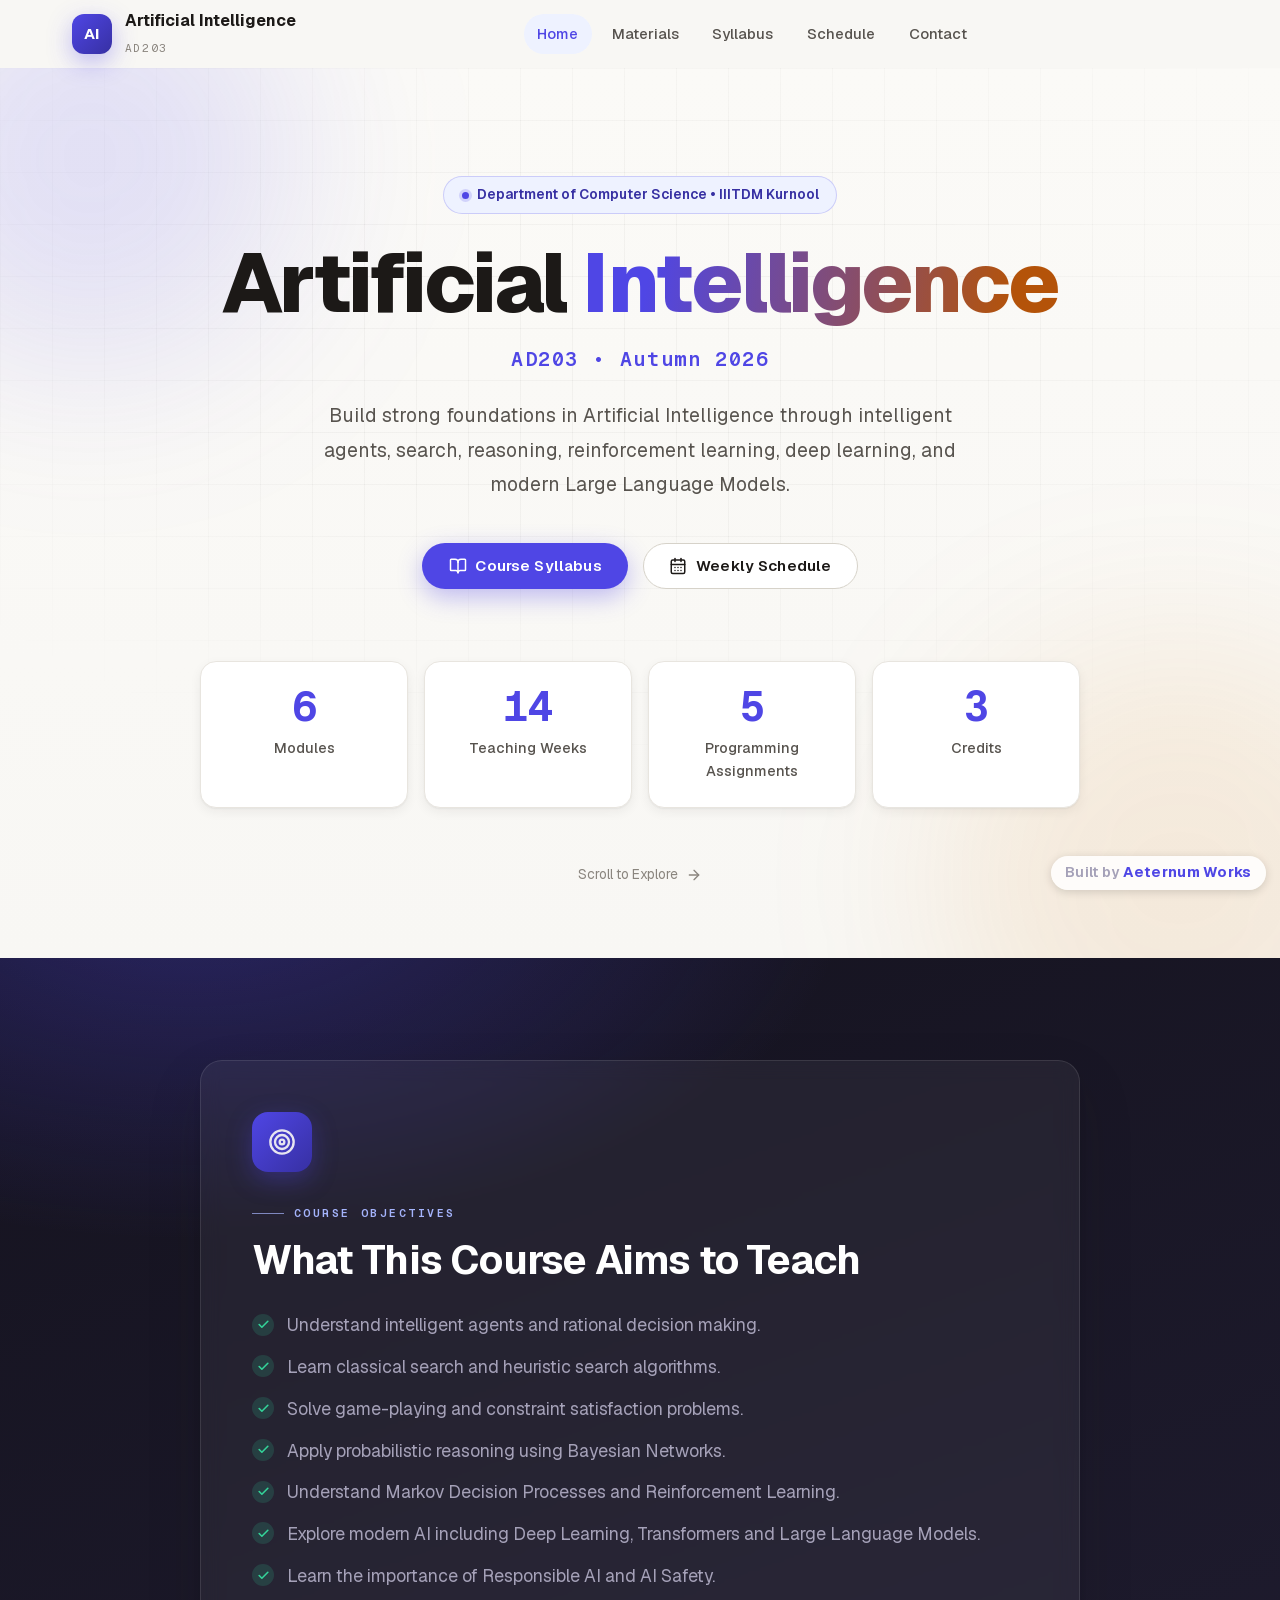
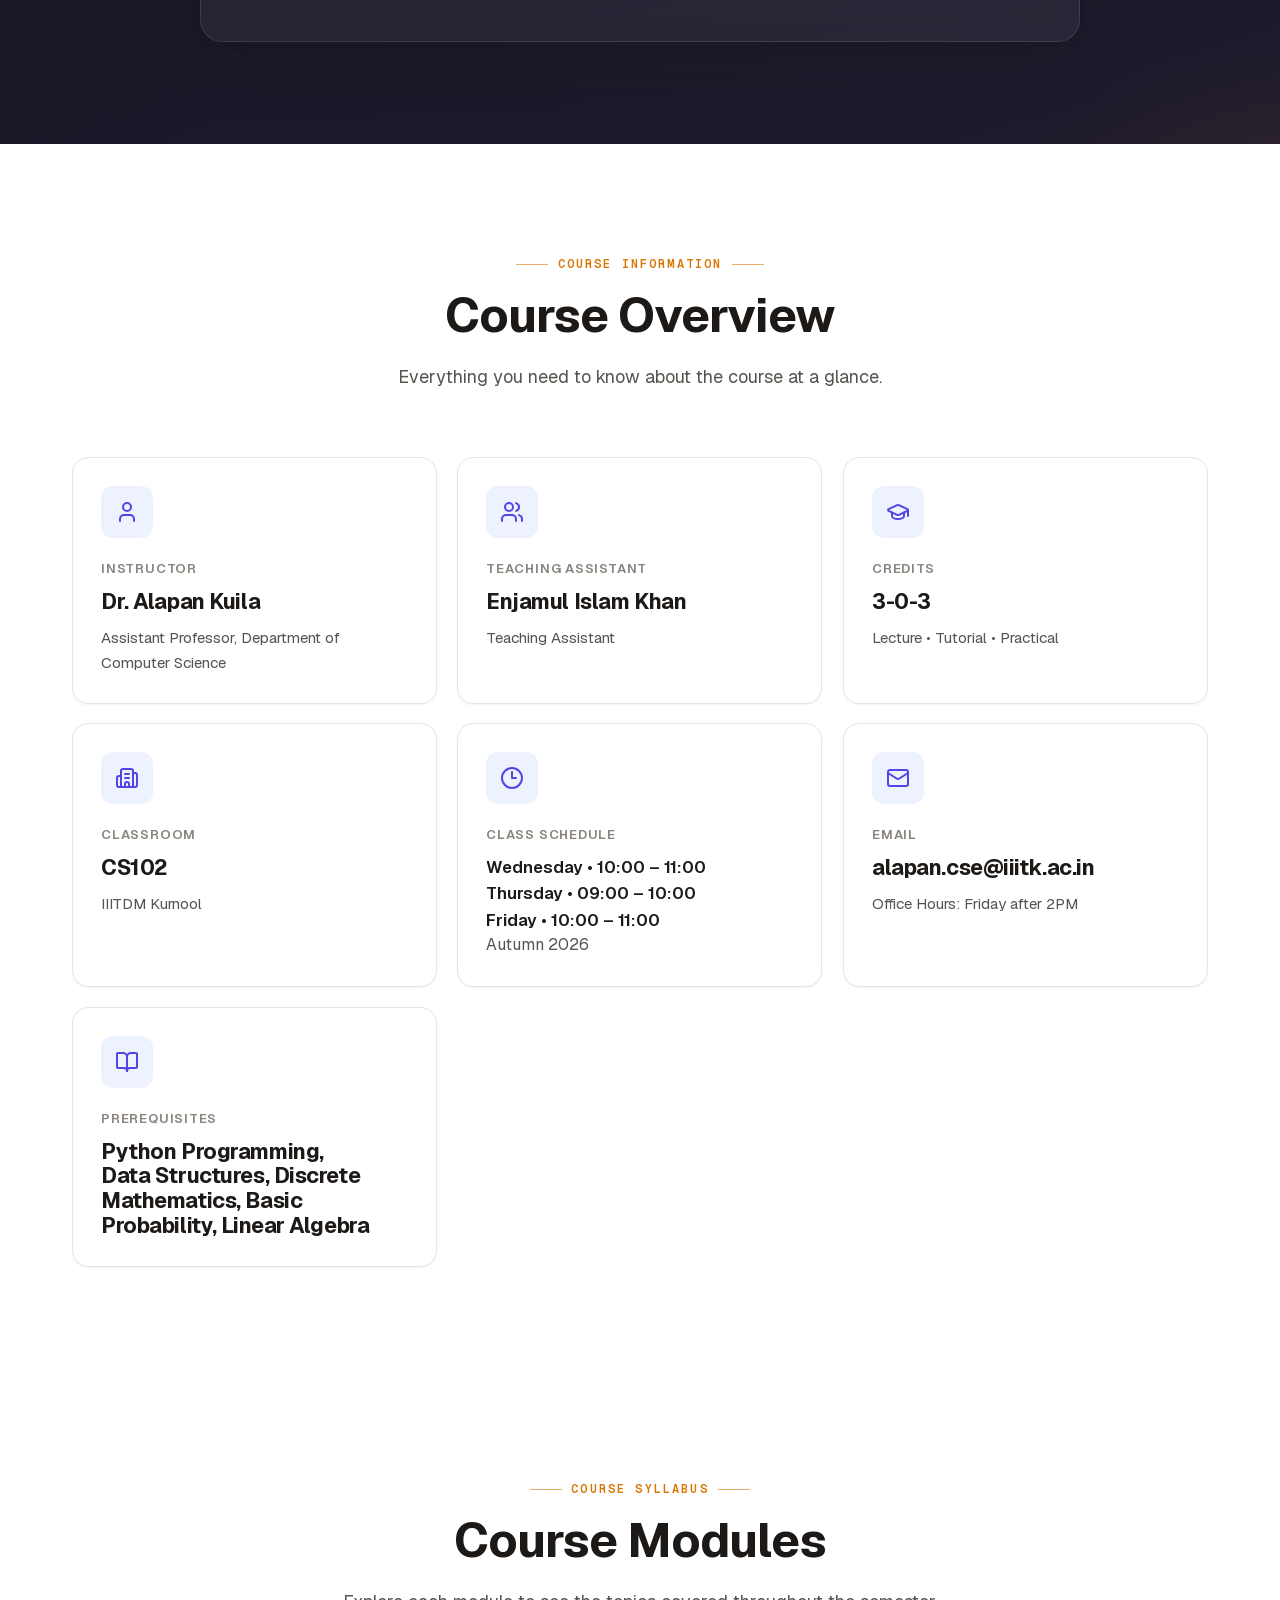
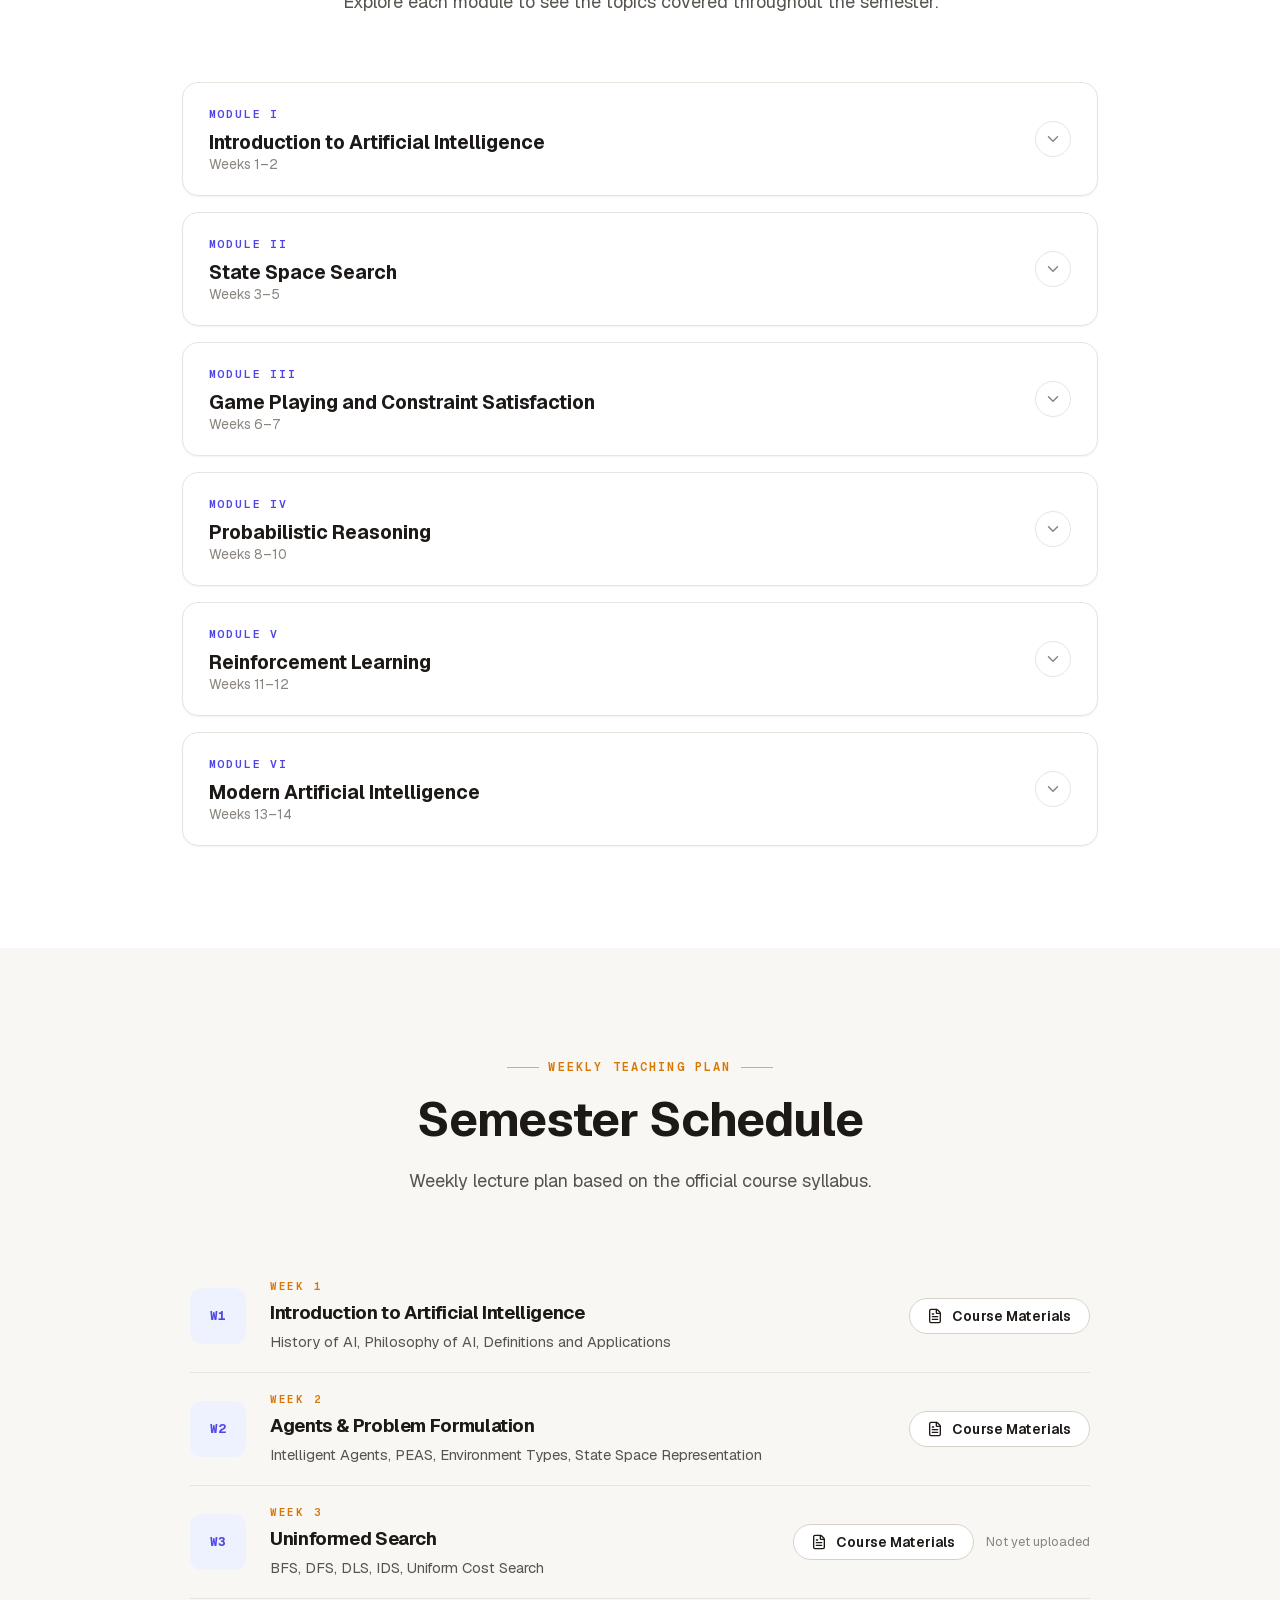
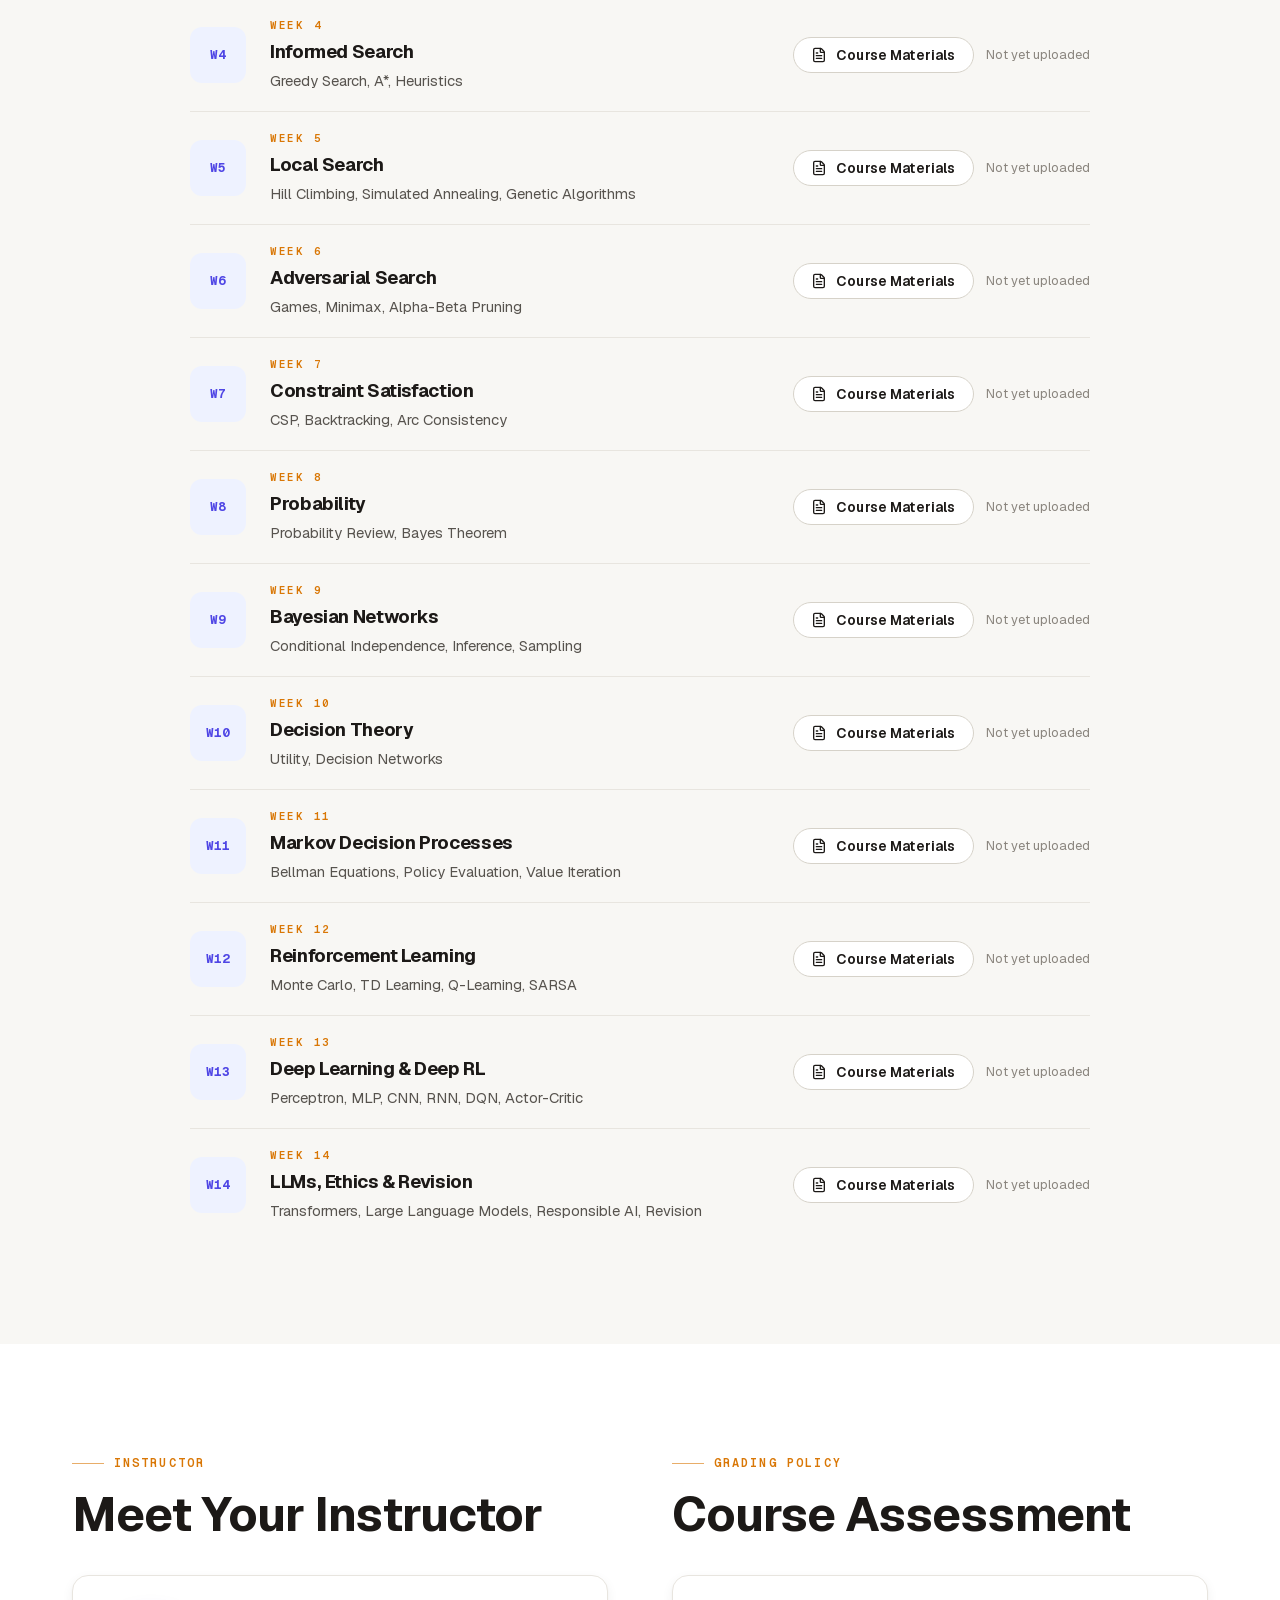
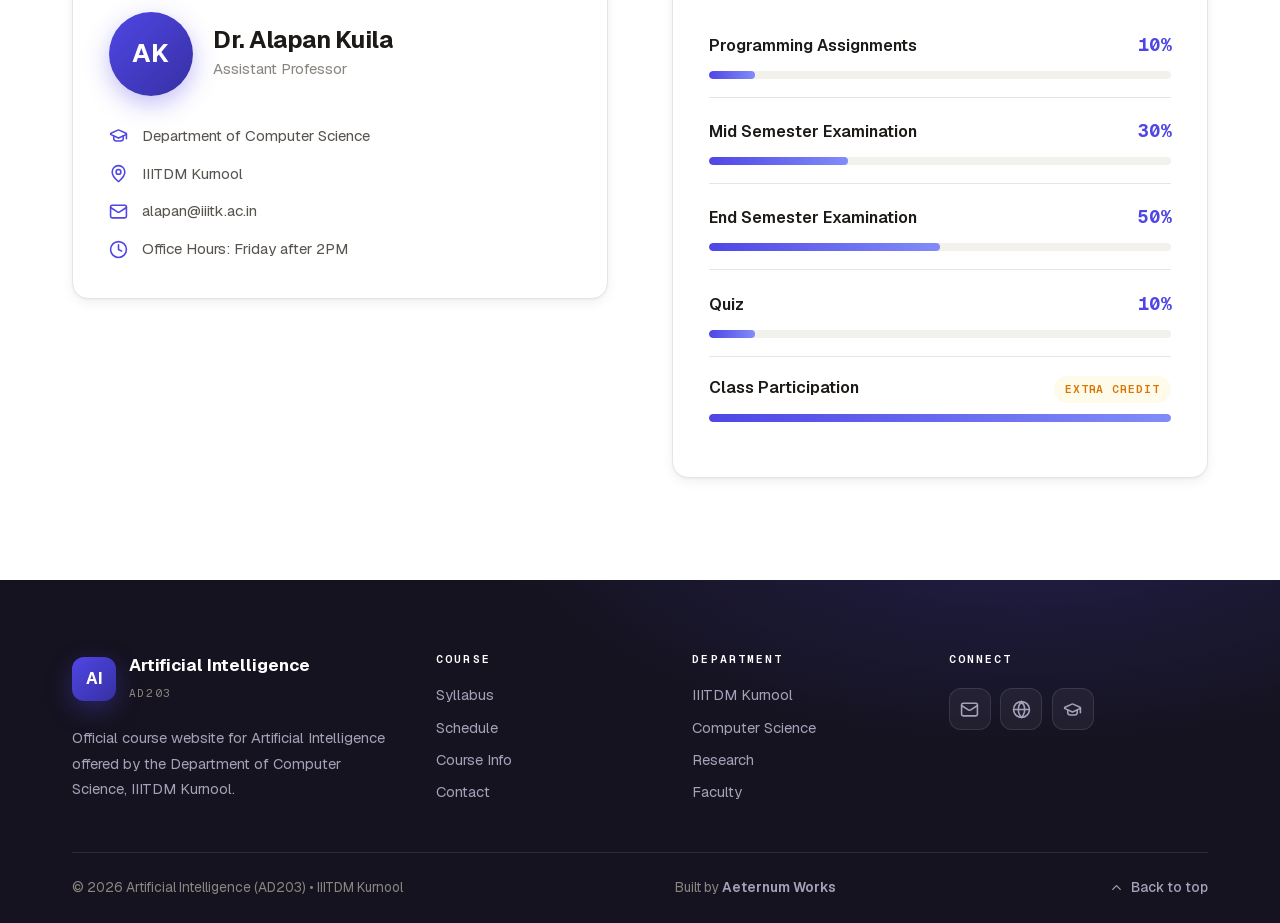
<file: index.html>
<!DOCTYPE html>
<html lang="en">
<head>
  <meta charset="utf-8">
  <meta name="viewport" content="width=device-width, initial-scale=1">
  <title>Artificial Intelligence (AD203)</title>
  <meta name="description" content="Official course website for Artificial Intelligence (AD203), Department of CSE, IIITDM Kurnool.">
  <meta name="keywords" content="Artificial Intelligence,AI,IIITDM,Kurnool,Course,AD203">
  <meta name="theme-color" content="#4f46e5">
  <link rel="icon" href="favicon_favicon.2vob68tjqpejf.ico.ico" sizes="256x256" type="image/x-icon">
  <link rel="stylesheet" href="assets/css/styles.css">
  <link rel="stylesheet" href="assets/css/portal.css">
</head>
<body>
  <a class="skip-link" href="#main">Skip to content</a>

  <!-- ======================= NAVBAR ======================= -->
  <header class="nav" id="nav">
    <div class="container nav__inner">
      <a class="brand" href="#top" aria-label="Artificial Intelligence — home">
        <span class="brand__mark">AI</span>
        <span>
          <span class="brand__name">Artificial Intelligence</span><br>
          <span class="brand__code">AD203</span>
        </span>
      </a>

      <nav class="nav__links" aria-label="Primary">
        <a class="nav__link" href="#top" data-nav>Home</a>
        <a class="nav__link" href="#resources" data-nav>Materials</a>
        <a class="nav__link" href="#syllabus" data-nav>Syllabus</a>
        <a class="nav__link" href="#schedule" data-nav>Schedule</a>
        <a class="nav__link" href="#contact" data-nav>Contact</a>
      </nav>

      <div style="display:flex;align-items:center;gap:0.75rem;">
        <button class="nav__toggle" id="navToggle" aria-expanded="false" aria-controls="mobileMenu" aria-label="Toggle navigation menu">
          <svg xmlns="http://www.w3.org/2000/svg" width="22" height="22" viewBox="0 0 24 24" fill="none" stroke="currentColor" stroke-width="2" stroke-linecap="round" stroke-linejoin="round" aria-hidden="true"><path d="M4 5h16"/><path d="M4 12h16"/><path d="M4 19h16"/></svg>
        </button>
      </div>
    </div>

    <!-- Mobile menu -->
    <div class="nav__mobile" id="mobileMenu">
      <div class="nav__mobile-inner">
        <nav class="nav__mobile-links" aria-label="Mobile">
          <a class="nav__link" href="#top" data-nav>Home</a>
          <a class="nav__link" href="#resources" data-nav>Materials</a>
          <a class="nav__link" href="#syllabus" data-nav>Syllabus</a>
          <a class="nav__link" href="#schedule" data-nav>Schedule</a>
          <a class="nav__link" href="#contact" data-nav>Contact</a>
        </nav>
      </div>
    </div>
  </header>

  <main id="main">
    <!-- ======================= HERO ======================= -->
    <section class="hero" id="top">
      <div class="hero__blob hero__blob--1" aria-hidden="true"></div>
      <div class="hero__blob hero__blob--2" aria-hidden="true"></div>
      <div class="hero__grid" aria-hidden="true"></div>

      <div class="container hero__inner">
        <span class="hero__badge" data-reveal>
          <span class="hero__badge-dot" aria-hidden="true"></span>
          Department of Computer Science &bull; IIITDM Kurnool
        </span>

        <h1 class="hero__title" data-reveal style="--reveal-delay:80ms">
          Artificial <span class="hero__title-accent">Intelligence</span>
        </h1>

        <p class="hero__code" data-reveal style="--reveal-delay:160ms">AD203 &bull; Autumn 2026</p>

        <p class="hero__lede" data-reveal style="--reveal-delay:240ms">
          Build strong foundations in Artificial Intelligence through intelligent agents, search,
          reasoning, reinforcement learning, deep learning, and modern Large Language Models.
        </p>

        <div class="hero__actions" data-reveal style="--reveal-delay:320ms">
          <a class="btn btn--primary" href="#syllabus">
            <svg xmlns="http://www.w3.org/2000/svg" width="18" height="18" viewBox="0 0 24 24" fill="none" stroke="currentColor" stroke-width="2" stroke-linecap="round" stroke-linejoin="round" aria-hidden="true"><path d="M12 7v14"/><path d="M3 18a1 1 0 0 1-1-1V4a1 1 0 0 1 1-1h5a4 4 0 0 1 4 4 4 4 0 0 1 4-4h5a1 1 0 0 1 1 1v13a1 1 0 0 1-1 1h-6a3 3 0 0 0-3 3 3 3 0 0 0-3-3z"/></svg>
            Course Syllabus
          </a>
          <a class="btn btn--ghost" href="#schedule">
            <svg xmlns="http://www.w3.org/2000/svg" width="18" height="18" viewBox="0 0 24 24" fill="none" stroke="currentColor" stroke-width="2" stroke-linecap="round" stroke-linejoin="round" aria-hidden="true"><path d="M8 2v4"/><path d="M16 2v4"/><rect width="18" height="18" x="3" y="4" rx="2"/><path d="M3 10h18"/><path d="M8 14h.01"/><path d="M12 14h.01"/><path d="M16 14h.01"/><path d="M8 18h.01"/><path d="M12 18h.01"/><path d="M16 18h.01"/></svg>
            Weekly Schedule
          </a>
        </div>

        <div class="hero__stats" data-reveal style="--reveal-delay:400ms">
          <div class="stat">
            <div class="stat__value" data-count="6">0</div>
            <div class="stat__label">Modules</div>
          </div>
          <div class="stat">
            <div class="stat__value" data-count="14">0</div>
            <div class="stat__label">Teaching Weeks</div>
          </div>
          <div class="stat">
            <div class="stat__value" data-count="5">0</div>
            <div class="stat__label">Programming Assignments</div>
          </div>
          <div class="stat">
            <div class="stat__value" data-count="3">0</div>
            <div class="stat__label">Credits</div>
          </div>
        </div>

        <a class="hero__scroll" href="#objectives" aria-label="Scroll to explore">
          Scroll to Explore
          <svg xmlns="http://www.w3.org/2000/svg" width="16" height="16" viewBox="0 0 24 24" fill="none" stroke="currentColor" stroke-width="2" stroke-linecap="round" stroke-linejoin="round" aria-hidden="true"><path d="M5 12h14"/><path d="m12 5 7 7-7 7"/></svg>
        </a>
      </div>
    </section>

    <!-- ======================= OBJECTIVES ======================= -->
    <section class="section objectives" id="objectives">
      <div class="container">
        <div class="objectives__card" data-reveal>
          <div class="objectives__icon" aria-hidden="true">
            <svg xmlns="http://www.w3.org/2000/svg" viewBox="0 0 24 24" fill="none" stroke="currentColor" stroke-width="2" stroke-linecap="round" stroke-linejoin="round"><circle cx="12" cy="12" r="10"/><circle cx="12" cy="12" r="6"/><circle cx="12" cy="12" r="2"/></svg>
          </div>
          <p class="objectives__eyebrow">Course Objectives</p>
          <h2 class="objectives__title">What This Course Aims to Teach</h2>
          <ul class="objectives__list">
            <li class="objectives__item">
              <span class="objectives__check" aria-hidden="true"><svg xmlns="http://www.w3.org/2000/svg" viewBox="0 0 24 24" fill="none" stroke="currentColor" stroke-width="3" stroke-linecap="round" stroke-linejoin="round"><path d="M20 6 9 17l-5-5"/></svg></span>
              Understand intelligent agents and rational decision making.
            </li>
            <li class="objectives__item">
              <span class="objectives__check" aria-hidden="true"><svg xmlns="http://www.w3.org/2000/svg" viewBox="0 0 24 24" fill="none" stroke="currentColor" stroke-width="3" stroke-linecap="round" stroke-linejoin="round"><path d="M20 6 9 17l-5-5"/></svg></span>
              Learn classical search and heuristic search algorithms.
            </li>
            <li class="objectives__item">
              <span class="objectives__check" aria-hidden="true"><svg xmlns="http://www.w3.org/2000/svg" viewBox="0 0 24 24" fill="none" stroke="currentColor" stroke-width="3" stroke-linecap="round" stroke-linejoin="round"><path d="M20 6 9 17l-5-5"/></svg></span>
              Solve game-playing and constraint satisfaction problems.
            </li>
            <li class="objectives__item">
              <span class="objectives__check" aria-hidden="true"><svg xmlns="http://www.w3.org/2000/svg" viewBox="0 0 24 24" fill="none" stroke="currentColor" stroke-width="3" stroke-linecap="round" stroke-linejoin="round"><path d="M20 6 9 17l-5-5"/></svg></span>
              Apply probabilistic reasoning using Bayesian Networks.
            </li>
            <li class="objectives__item">
              <span class="objectives__check" aria-hidden="true"><svg xmlns="http://www.w3.org/2000/svg" viewBox="0 0 24 24" fill="none" stroke="currentColor" stroke-width="3" stroke-linecap="round" stroke-linejoin="round"><path d="M20 6 9 17l-5-5"/></svg></span>
              Understand Markov Decision Processes and Reinforcement Learning.
            </li>
            <li class="objectives__item">
              <span class="objectives__check" aria-hidden="true"><svg xmlns="http://www.w3.org/2000/svg" viewBox="0 0 24 24" fill="none" stroke="currentColor" stroke-width="3" stroke-linecap="round" stroke-linejoin="round"><path d="M20 6 9 17l-5-5"/></svg></span>
              Explore modern AI including Deep Learning, Transformers and Large Language Models.
            </li>
            <li class="objectives__item">
              <span class="objectives__check" aria-hidden="true"><svg xmlns="http://www.w3.org/2000/svg" viewBox="0 0 24 24" fill="none" stroke="currentColor" stroke-width="3" stroke-linecap="round" stroke-linejoin="round"><path d="M20 6 9 17l-5-5"/></svg></span>
              Learn the importance of Responsible AI and AI Safety.
            </li>
          </ul>
        </div>
      </div>
    </section>

    <!-- ======================= COURSE INFO ======================= -->
    <section class="section section--white" id="resources">
      <div class="container">
        <div class="section-head section-head--center">
          <p class="eyebrow">Course Information</p>
          <h2 class="section-title">Course Overview</h2>
          <p class="section-lede">Everything you need to know about the course at a glance.</p>
        </div>

        <div class="info-grid">
          <article class="card info-card" data-reveal>
            <div class="card__icon" aria-hidden="true">
              <svg xmlns="http://www.w3.org/2000/svg" viewBox="0 0 24 24" fill="none" stroke="currentColor" stroke-width="2" stroke-linecap="round" stroke-linejoin="round"><path d="M19 21v-2a4 4 0 0 0-4-4H9a4 4 0 0 0-4 4v2"/><circle cx="12" cy="7" r="4"/></svg>
            </div>
            <p class="card__kicker">Instructor</p>
            <h3 class="card__title">Dr. Alapan Kuila</h3>
            <p class="card__text">Assistant Professor, Department of Computer Science</p>
          </article>

          <article class="card info-card" data-reveal style="--reveal-delay:60ms">
            <div class="card__icon" aria-hidden="true">
              <svg xmlns="http://www.w3.org/2000/svg" viewBox="0 0 24 24" fill="none" stroke="currentColor" stroke-width="2" stroke-linecap="round" stroke-linejoin="round"><path d="M16 21v-2a4 4 0 0 0-4-4H6a4 4 0 0 0-4 4v2"/><path d="M16 3.128a4 4 0 0 1 0 7.744"/><path d="M22 21v-2a4 4 0 0 0-3-3.87"/><circle cx="9" cy="7" r="4"/></svg>
            </div>
            <p class="card__kicker">Teaching Assistant</p>
            <h3 class="card__title">Enjamul Islam Khan</h3>
            <p class="card__text">Teaching Assistant</p>
          </article>

          <article class="card info-card" data-reveal style="--reveal-delay:120ms">
            <div class="card__icon" aria-hidden="true">
              <svg xmlns="http://www.w3.org/2000/svg" viewBox="0 0 24 24" fill="none" stroke="currentColor" stroke-width="2" stroke-linecap="round" stroke-linejoin="round"><path d="M21.42 10.922a1 1 0 0 0-.019-1.838L12.83 5.18a2 2 0 0 0-1.66 0L2.6 9.08a1 1 0 0 0 0 1.832l8.57 3.908a2 2 0 0 0 1.66 0z"/><path d="M22 10v6"/><path d="M6 12.5V16a6 3 0 0 0 12 0v-3.5"/></svg>
            </div>
            <p class="card__kicker">Credits</p>
            <h3 class="card__title">3-0-3</h3>
            <p class="card__text">Lecture &bull; Tutorial &bull; Practical</p>
          </article>

          <article class="card info-card" data-reveal>
            <div class="card__icon" aria-hidden="true">
              <svg xmlns="http://www.w3.org/2000/svg" viewBox="0 0 24 24" fill="none" stroke="currentColor" stroke-width="2" stroke-linecap="round" stroke-linejoin="round"><path d="M10 12h4"/><path d="M10 8h4"/><path d="M14 21v-3a2 2 0 0 0-4 0v3"/><path d="M6 10H4a2 2 0 0 0-2 2v7a2 2 0 0 0 2 2h16a2 2 0 0 0 2-2V9a2 2 0 0 0-2-2h-2"/><path d="M6 21V5a2 2 0 0 1 2-2h8a2 2 0 0 1 2 2v16"/></svg>
            </div>
            <p class="card__kicker">Classroom</p>
            <h3 class="card__title">CS102</h3>
            <p class="card__text">IIITDM Kurnool</p>
          </article>

          <article class="card info-card" data-reveal style="--reveal-delay:60ms">
            <div class="card__icon" aria-hidden="true">
              <svg xmlns="http://www.w3.org/2000/svg" viewBox="0 0 24 24" fill="none" stroke="currentColor" stroke-width="2" stroke-linecap="round" stroke-linejoin="round"><circle cx="12" cy="12" r="10"/><path d="M12 6v6h4"/></svg>
            </div>
            <p class="card__kicker">Class Schedule</p>
            <div class="info-card__lines">
              <div class="info-card__line">Wednesday &bull; 10:00 &ndash; 11:00</div>
              <div class="info-card__line">Thursday &bull; 09:00 &ndash; 10:00</div>
              <div class="info-card__line">Friday &bull; 10:00 &ndash; 11:00</div>
            </div>
            <p class="card__sub">Autumn 2026</p>
          </article>

          <article class="card info-card" data-reveal style="--reveal-delay:120ms">
            <div class="card__icon" aria-hidden="true">
              <svg xmlns="http://www.w3.org/2000/svg" viewBox="0 0 24 24" fill="none" stroke="currentColor" stroke-width="2" stroke-linecap="round" stroke-linejoin="round"><path d="m22 7-8.991 5.727a2 2 0 0 1-2.009 0L2 7"/><rect x="2" y="4" width="20" height="16" rx="2"/></svg>
            </div>
            <p class="card__kicker">Email</p>
            <h3 class="card__title">alapan.cse@iiitk.ac.in</h3>
                  <p class="card__text">Office Hours: Friday after 2PM</p>
          </article>

          <article class="card info-card" data-reveal>
            <div class="card__icon" aria-hidden="true">
              <svg xmlns="http://www.w3.org/2000/svg" viewBox="0 0 24 24" fill="none" stroke="currentColor" stroke-width="2" stroke-linecap="round" stroke-linejoin="round"><path d="M12 7v14"/><path d="M3 18a1 1 0 0 1-1-1V4a1 1 0 0 1 1-1h5a4 4 0 0 1 4 4 4 4 0 0 1 4-4h5a1 1 0 0 1 1 1v13a1 1 0 0 1-1 1h-6a3 3 0 0 0-3 3 3 3 0 0 0-3-3z"/></svg>
            </div>
            <p class="card__kicker">Prerequisites</p>
            <h3 class="card__title">Python Programming, Data Structures, Discrete Mathematics, Basic Probability, Linear Algebra</h3>
          </article>
        </div>
      </div>
    </section>

    <!-- ======================= SYLLABUS ======================= -->
    <section class="section section--white" id="syllabus">
      <div class="container" style="max-width:980px;">
        <div class="section-head section-head--center">
          <p class="eyebrow">Course Syllabus</p>
          <h2 class="section-title">Course Modules</h2>
          <p class="section-lede">Explore each module to see the topics covered throughout the semester.</p>
        </div>

        <div class="accordion" id="accordion">
          <!-- Module I -->
          <div class="accordion__item" data-reveal>
            <button class="accordion__trigger" aria-expanded="false" aria-controls="module-1-panel" id="module-1-trigger">
              <span>
                <span class="accordion__module">Module I</span>
                <span class="accordion__title">Introduction to Artificial Intelligence</span>
                <span class="accordion__weeks">Weeks 1&ndash;2</span>
              </span>
              <span class="accordion__chevron" aria-hidden="true">
                <svg xmlns="http://www.w3.org/2000/svg" width="18" height="18" viewBox="0 0 24 24" fill="none" stroke="currentColor" stroke-width="2" stroke-linecap="round" stroke-linejoin="round"><path d="m6 9 6 6 6-6"/></svg>
              </span>
            </button>
            <div class="accordion__panel" id="module-1-panel" role="region" aria-labelledby="module-1-trigger">
              <div class="accordion__panel-inner">
                <ul class="accordion__topics">
                  <li class="topic-chip">History and Evolution of AI</li>
                  <li class="topic-chip">Philosophy of AI</li>
                  <li class="topic-chip">Definitions of AI</li>
                  <li class="topic-chip">Applications of AI</li>
                  <li class="topic-chip">Intelligent Agents</li>
                  <li class="topic-chip">Rationality</li>
                  <li class="topic-chip">PEAS Framework</li>
                  <li class="topic-chip">Environment Types</li>
                  <li class="topic-chip">Agent Architectures</li>
                  <li class="topic-chip">Problem Formulation</li>
                  <li class="topic-chip">State-Space Representation</li>
                </ul>
              </div>
            </div>
          </div>

          <!-- Module II -->
          <div class="accordion__item" data-reveal>
            <button class="accordion__trigger" aria-expanded="false" aria-controls="module-2-panel" id="module-2-trigger">
              <span>
                <span class="accordion__module">Module II</span>
                <span class="accordion__title">State Space Search</span>
                <span class="accordion__weeks">Weeks 3&ndash;5</span>
              </span>
              <span class="accordion__chevron" aria-hidden="true">
                <svg xmlns="http://www.w3.org/2000/svg" width="18" height="18" viewBox="0 0 24 24" fill="none" stroke="currentColor" stroke-width="2" stroke-linecap="round" stroke-linejoin="round"><path d="m6 9 6 6 6-6"/></svg>
              </span>
            </button>
            <div class="accordion__panel" id="module-2-panel" role="region" aria-labelledby="module-2-trigger">
              <div class="accordion__panel-inner">
                <ul class="accordion__topics">
                  <li class="topic-chip">State-Space Search</li>
                  <li class="topic-chip">Breadth First Search (BFS)</li>
                  <li class="topic-chip">Depth First Search (DFS)</li>
                  <li class="topic-chip">Depth Limited Search (DLS)</li>
                  <li class="topic-chip">Iterative Deepening Search (IDS)</li>
                  <li class="topic-chip">Uniform Cost Search (UCS)</li>
                  <li class="topic-chip">Bidirectional Search</li>
                  <li class="topic-chip">Heuristic Search</li>
                  <li class="topic-chip">Greedy Best First Search</li>
                  <li class="topic-chip">A* Search</li>
                  <li class="topic-chip">Admissible Heuristics</li>
                  <li class="topic-chip">Consistent Heuristics</li>
                  <li class="topic-chip">Local Search</li>
                  <li class="topic-chip">Hill Climbing</li>
                  <li class="topic-chip">Simulated Annealing</li>
                  <li class="topic-chip">Genetic Algorithms</li>
                </ul>
              </div>
            </div>
          </div>

          <!-- Module III -->
          <div class="accordion__item" data-reveal>
            <button class="accordion__trigger" aria-expanded="false" aria-controls="module-3-panel" id="module-3-trigger">
              <span>
                <span class="accordion__module">Module III</span>
                <span class="accordion__title">Game Playing and Constraint Satisfaction</span>
                <span class="accordion__weeks">Weeks 6&ndash;7</span>
              </span>
              <span class="accordion__chevron" aria-hidden="true">
                <svg xmlns="http://www.w3.org/2000/svg" width="18" height="18" viewBox="0 0 24 24" fill="none" stroke="currentColor" stroke-width="2" stroke-linecap="round" stroke-linejoin="round"><path d="m6 9 6 6 6-6"/></svg>
              </span>
            </button>
            <div class="accordion__panel" id="module-3-panel" role="region" aria-labelledby="module-3-trigger">
              <div class="accordion__panel-inner">
                <ul class="accordion__topics">
                  <li class="topic-chip">Games</li>
                  <li class="topic-chip">Minimax Algorithm</li>
                  <li class="topic-chip">Alpha-Beta Pruning</li>
                  <li class="topic-chip">Evaluation Functions</li>
                  <li class="topic-chip">Constraint Satisfaction Problems (CSP)</li>
                  <li class="topic-chip">Constraint Graphs</li>
                  <li class="topic-chip">Backtracking</li>
                  <li class="topic-chip">Variable Ordering Heuristics</li>
                  <li class="topic-chip">Value Ordering Heuristics</li>
                  <li class="topic-chip">Constraint Propagation</li>
                  <li class="topic-chip">Arc Consistency</li>
                  <li class="topic-chip">Local Search</li>
                </ul>
              </div>
            </div>
          </div>

          <!-- Module IV -->
          <div class="accordion__item" data-reveal>
            <button class="accordion__trigger" aria-expanded="false" aria-controls="module-4-panel" id="module-4-trigger">
              <span>
                <span class="accordion__module">Module IV</span>
                <span class="accordion__title">Probabilistic Reasoning</span>
                <span class="accordion__weeks">Weeks 8&ndash;10</span>
              </span>
              <span class="accordion__chevron" aria-hidden="true">
                <svg xmlns="http://www.w3.org/2000/svg" width="18" height="18" viewBox="0 0 24 24" fill="none" stroke="currentColor" stroke-width="2" stroke-linecap="round" stroke-linejoin="round"><path d="m6 9 6 6 6-6"/></svg>
              </span>
            </button>
            <div class="accordion__panel" id="module-4-panel" role="region" aria-labelledby="module-4-trigger">
              <div class="accordion__panel-inner">
                <ul class="accordion__topics">
                  <li class="topic-chip">Probability Review</li>
                  <li class="topic-chip">Bayes Theorem</li>
                  <li class="topic-chip">Bayesian Networks</li>
                  <li class="topic-chip">Conditional Independence</li>
                  <li class="topic-chip">Exact Inference</li>
                  <li class="topic-chip">Approximate Inference</li>
                  <li class="topic-chip">Sampling</li>
                  <li class="topic-chip">Parameter Learning</li>
                  <li class="topic-chip">Structure Learning</li>
                  <li class="topic-chip">Decision Theory</li>
                  <li class="topic-chip">Utility</li>
                  <li class="topic-chip">Decision Networks</li>
                </ul>
              </div>
            </div>
          </div>

          <!-- Module V -->
          <div class="accordion__item" data-reveal>
            <button class="accordion__trigger" aria-expanded="false" aria-controls="module-5-panel" id="module-5-trigger">
              <span>
                <span class="accordion__module">Module V</span>
                <span class="accordion__title">Reinforcement Learning</span>
                <span class="accordion__weeks">Weeks 11&ndash;12</span>
              </span>
              <span class="accordion__chevron" aria-hidden="true">
                <svg xmlns="http://www.w3.org/2000/svg" width="18" height="18" viewBox="0 0 24 24" fill="none" stroke="currentColor" stroke-width="2" stroke-linecap="round" stroke-linejoin="round"><path d="m6 9 6 6 6-6"/></svg>
              </span>
            </button>
            <div class="accordion__panel" id="module-5-panel" role="region" aria-labelledby="module-5-trigger">
              <div class="accordion__panel-inner">
                <ul class="accordion__topics">
                  <li class="topic-chip">Markov Decision Processes (MDP)</li>
                  <li class="topic-chip">Bellman Equations</li>
                  <li class="topic-chip">Policy Evaluation</li>
                  <li class="topic-chip">Value Iteration</li>
                  <li class="topic-chip">Policy Iteration</li>
                  <li class="topic-chip">Exploration vs Exploitation</li>
                  <li class="topic-chip">Multi-Armed Bandits</li>
                  <li class="topic-chip">Monte Carlo Methods</li>
                  <li class="topic-chip">Temporal Difference Learning</li>
                  <li class="topic-chip">Q-Learning</li>
                  <li class="topic-chip">SARSA</li>
                </ul>
              </div>
            </div>
          </div>

          <!-- Module VI -->
          <div class="accordion__item" data-reveal>
            <button class="accordion__trigger" aria-expanded="false" aria-controls="module-6-panel" id="module-6-trigger">
              <span>
                <span class="accordion__module">Module VI</span>
                <span class="accordion__title">Modern Artificial Intelligence</span>
                <span class="accordion__weeks">Weeks 13&ndash;14</span>
              </span>
              <span class="accordion__chevron" aria-hidden="true">
                <svg xmlns="http://www.w3.org/2000/svg" width="18" height="18" viewBox="0 0 24 24" fill="none" stroke="currentColor" stroke-width="2" stroke-linecap="round" stroke-linejoin="round"><path d="m6 9 6 6 6-6"/></svg>
              </span>
            </button>
            <div class="accordion__panel" id="module-6-panel" role="region" aria-labelledby="module-6-trigger">
              <div class="accordion__panel-inner">
                <ul class="accordion__topics">
                  <li class="topic-chip">Perceptron</li>
                  <li class="topic-chip">Multi-Layer Perceptron (MLP)</li>
                  <li class="topic-chip">Backpropagation</li>
                  <li class="topic-chip">Convolutional Neural Networks (CNN)</li>
                  <li class="topic-chip">Recurrent Neural Networks (RNN)</li>
                  <li class="topic-chip">Deep Q Networks (DQN)</li>
                  <li class="topic-chip">Policy Gradient Methods</li>
                  <li class="topic-chip">Actor-Critic Methods</li>
                  <li class="topic-chip">Transformers Overview</li>
                  <li class="topic-chip">Large Language Models Overview</li>
                  <li class="topic-chip">Explainable AI</li>
                  <li class="topic-chip">Responsible AI</li>
                  <li class="topic-chip">AI Safety</li>
                </ul>
              </div>
            </div>
          </div>
        </div>
      </div>
    </section>

    <!-- ======================= WEEKLY SCHEDULE ======================= -->
    <section class="section" id="schedule">
      <div class="container">
        <div class="section-head section-head--center">
          <p class="eyebrow">Weekly Teaching Plan</p>
          <h2 class="section-title">Semester Schedule</h2>
          <p class="section-lede">Weekly lecture plan based on the official course syllabus.</p>
        </div>

        <div class="schedule" id="scheduleList">
          <!-- Week rows injected by main.js -->
        </div>
      </div>
    </section>

    <!-- ======================= INSTRUCTOR & GRADING ======================= -->
    <section class="section section--white">
      <div class="container">
        <div class="split">
          <div data-reveal>
            <p class="eyebrow">Instructor</p>
            <h2 class="section-title" style="margin-top:0.9rem;">Meet Your Instructor</h2>

            <div class="panel instructor" style="margin-top:2rem;">
              <div class="instructor__head">
                <span class="instructor__avatar" aria-hidden="true">AK</span>
                <div>
                  <h3 class="instructor__name">Dr. Alapan Kuila</h3>
                  <p class="instructor__role">Assistant Professor</p>
                </div>
              </div>

              <div class="instructor__rows">
                <div class="instructor__row">
                  <svg xmlns="http://www.w3.org/2000/svg" viewBox="0 0 24 24" fill="none" stroke="currentColor" stroke-width="2" stroke-linecap="round" stroke-linejoin="round" aria-hidden="true"><path d="M21.42 10.922a1 1 0 0 0-.019-1.838L12.83 5.18a2 2 0 0 0-1.66 0L2.6 9.08a1 1 0 0 0 0 1.832l8.57 3.908a2 2 0 0 0 1.66 0z"/><path d="M22 10v6"/><path d="M6 12.5V16a6 3 0 0 0 12 0v-3.5"/></svg>
                  Department of Computer Science
                </div>
                <div class="instructor__row">
                  <svg xmlns="http://www.w3.org/2000/svg" viewBox="0 0 24 24" fill="none" stroke="currentColor" stroke-width="2" stroke-linecap="round" stroke-linejoin="round" aria-hidden="true"><path d="M20 10c0 4.993-5.539 10.193-7.399 11.799a1 1 0 0 1-1.202 0C9.539 20.193 4 14.993 4 10a8 8 0 0 1 16 0"/><circle cx="12" cy="10" r="3"/></svg>
                  IIITDM Kurnool
                </div>
                <div class="instructor__row">
                  <svg xmlns="http://www.w3.org/2000/svg" viewBox="0 0 24 24" fill="none" stroke="currentColor" stroke-width="2" stroke-linecap="round" stroke-linejoin="round" aria-hidden="true"><path d="m22 7-8.991 5.727a2 2 0 0 1-2.009 0L2 7"/><rect x="2" y="4" width="20" height="16" rx="2"/></svg>
                  alapan@iiitk.ac.in
                </div>
                <div class="instructor__row">
                  <svg xmlns="http://www.w3.org/2000/svg" viewBox="0 0 24 24" fill="none" stroke="currentColor" stroke-width="2" stroke-linecap="round" stroke-linejoin="round" aria-hidden="true"><circle cx="12" cy="12" r="10"/><path d="M12 6v6l4 2"/></svg>
                  Office Hours: Friday after 2PM
                </div>
              </div>
            </div>
          </div>

          <div data-reveal style="--reveal-delay:100ms">
            <p class="eyebrow">Grading Policy</p>
            <h2 class="section-title" style="margin-top:0.9rem;">Course Assessment</h2>

            <div class="panel" style="margin-top:2rem;">
              <div class="grade" data-reveal>
                <div class="grade__head">
                  <span class="grade__name">Programming Assignments</span>
                  <span class="grade__value" data-width="10%">10%</span>
                </div>
                <div class="grade__bar" aria-hidden="true"><div class="grade__fill" data-fill="10%"></div></div>
              </div>
              <div class="grade" data-reveal>
                <div class="grade__head">
                  <span class="grade__name">Mid Semester Examination</span>
                  <span class="grade__value" data-width="30%">30%</span>
                </div>
                <div class="grade__bar" aria-hidden="true"><div class="grade__fill" data-fill="30%"></div></div>
              </div>
              <div class="grade" data-reveal>
                <div class="grade__head">
                  <span class="grade__name">End Semester Examination</span>
                  <span class="grade__value" data-width="50%">50%</span>
                </div>
                <div class="grade__bar" aria-hidden="true"><div class="grade__fill" data-fill="50%"></div></div>
              </div>
              <div class="grade" data-reveal>
                <div class="grade__head">
                  <span class="grade__name">Quiz</span>
                  <span class="grade__value" data-width="10%">10%</span>
                </div>
                <div class="grade__bar" aria-hidden="true"><div class="grade__fill" data-fill="10%"></div></div>
              </div>
              <div class="grade" data-reveal>
                <div class="grade__head">
                  <span class="grade__name">Class Participation</span>
                  <span class="grade__extra">Extra Credit</span>
                </div>
                <div class="grade__bar" aria-hidden="true"><div class="grade__fill grade--amber" data-fill="100%"></div></div>
              </div>
            </div>
          </div>
        </div>
      </div>
    </section>
  </main>

  <!-- ======================= FOOTER ======================= -->
  <footer class="footer" id="contact">
    <div class="container">
      <div class="footer__top">
        <div>
          <div class="footer__brand">
            <span class="footer__mark">AI</span>
            <span>
              <span class="footer__brand-name">Artificial Intelligence</span><br>
              <span class="footer__brand-code">AD203</span>
            </span>
          </div>
          <p class="footer__about">Official course website for Artificial Intelligence offered by the Department of Computer Science, IIITDM Kurnool.</p>
        </div>

        <div>
          <h3 class="footer__heading">Course</h3>
          <div class="footer__links">
            <a class="footer__link" href="#syllabus">Syllabus</a>
            <a class="footer__link" href="#schedule">Schedule</a>
            <a class="footer__link" href="#resources">Course Info</a>
            <a class="footer__link" href="#contact">Contact</a>
          </div>
        </div>

        <div>
          <h3 class="footer__heading">Department</h3>
          <div class="footer__links">
            <a class="footer__link" href="https://www.iiitk.ac.in" target="_blank" rel="noopener">IIITDM Kurnool</a>
            <a class="footer__link" href="https://www.iiitk.ac.in" target="_blank" rel="noopener">Computer Science</a>
            <a class="footer__link" href="https://www.iiitk.ac.in" target="_blank" rel="noopener">Research</a>
            <a class="footer__link" href="https://www.iiitk.ac.in" target="_blank" rel="noopener">Faculty</a>
          </div>
        </div>

        <div>
          <h3 class="footer__heading">Connect</h3>
          <div class="footer__social">
            <a class="footer__social-btn" href="mailto:alapan.cse@iiitk.ac.in" aria-label="Email the instructor">
              <svg xmlns="http://www.w3.org/2000/svg" viewBox="0 0 24 24" fill="none" stroke="currentColor" stroke-width="2" stroke-linecap="round" stroke-linejoin="round" aria-hidden="true"><path d="m22 7-8.991 5.727a2 2 0 0 1-2.009 0L2 7"/><rect x="2" y="4" width="20" height="16" rx="2"/></svg>
            </a>
            <a class="footer__social-btn" href="https://www.iiitk.ac.in" target="_blank" rel="noopener" aria-label="IIITDM Kurnool website">
              <svg xmlns="http://www.w3.org/2000/svg" viewBox="0 0 24 24" fill="none" stroke="currentColor" stroke-width="2" stroke-linecap="round" stroke-linejoin="round" aria-hidden="true"><circle cx="12" cy="12" r="10"/><path d="M12 2a14.5 14.5 0 0 0 0 20 14.5 14.5 0 0 0 0-20"/><path d="M2 12h20"/></svg>
            </a>
            <a class="footer__social-btn" href="https://aeternumworks.in" target="_blank" rel="noopener" aria-label="Aeternum Works website">
              <svg xmlns="http://www.w3.org/2000/svg" viewBox="0 0 24 24" fill="none" stroke="currentColor" stroke-width="2" stroke-linecap="round" stroke-linejoin="round" aria-hidden="true"><path d="M21.42 10.922a1 1 0 0 0-.019-1.838L12.83 5.18a2 2 0 0 0-1.66 0L2.6 9.08a1 1 0 0 0 0 1.832l8.57 3.908a2 2 0 0 0 1.66 0z"/><path d="M22 10v6"/><path d="M6 12.5V16a6 3 0 0 0 12 0v-3.5"/></svg>
            </a>
          </div>
        </div>
      </div>

      <div class="footer__bottom">
        <p class="footer__copy">&copy; <span id="year">2026</span> Artificial Intelligence (AD203) &bull; IIITDM Kurnool</p>
        <p class="footer__made">Built by <a href="https://aeternumworks.in" target="_blank" rel="noopener"><strong>Aeternum Works</strong></a></p>
        <a class="back-top" href="#top">
          <svg xmlns="http://www.w3.org/2000/svg" viewBox="0 0 24 24" fill="none" stroke="currentColor" stroke-width="2" stroke-linecap="round" stroke-linejoin="round" aria-hidden="true"><path d="m18 15-6-6-6 6"/></svg>
          Back to top
        </a>
      </div>
    </div>
  </footer>

  <!-- ======================= MODAL ROOT ======================= -->
  <div class="modal" id="modal" role="dialog" aria-modal="true" aria-labelledby="modalTitle" hidden>
    <div class="modal__backdrop" data-modal-close></div>
    <div class="modal__panel">
      <div class="modal__head">
        <div>
          <h3 class="modal__title" id="modalTitle">Course Materials</h3>
          <p class="modal__sub" id="modalSub">Lecture slides, notes, assignments and resources.</p>
        </div>
        <button class="modal__close" data-modal-close aria-label="Close dialog">
          <svg xmlns="http://www.w3.org/2000/svg" width="18" height="18" viewBox="0 0 24 24" fill="none" stroke="currentColor" stroke-width="2" stroke-linecap="round" stroke-linejoin="round" aria-hidden="true"><path d="M18 6 6 18"/><path d="m6 6 12 12"/></svg>
        </button>
      </div>
      <div class="modal__body" id="modalBody">
        <!-- injected by JS -->
      </div>
    </div>
  </div>

  <!-- Watermark -->
  <a class="watermark" href="https://aeternumworks.in" target="_blank" rel="noopener" aria-label="Built by Aeternum Works — visit aeternumworks.in">Built by <strong>Aeternum Works</strong></a>

  <script src="resources/data.js" defer></script>
  <script src="assets/js/main.js" defer></script>
</body>
</html>
</file>
<file: assets/css/styles.css>
/* ============================================================
   Artificial Intelligence (AD203) — Design System
   Academic Premium · Indigo + Amber on warm neutrals
   ============================================================ */

/* ---------- 1. Fonts (bundled Geist / Geist Mono) ---------- */
@font-face {
  font-family: "Geist";
  font-style: normal;
  font-weight: 100 900;
  font-display: swap;
  src: url(../../_next/static/media/fef07dbb0973bf53-s.3p2_lha1f2xer.woff2) format("woff2");
  unicode-range: U+460-52F, U+1C80-1C8A, U+20B4, U+2DE0-2DFF, U+A640-A69F, U+FE2E-FE2F;
}
@font-face {
  font-family: "Geist";
  font-style: normal;
  font-weight: 100 900;
  font-display: swap;
  src: url(../../_next/static/media/8a480f0b521d4e75-s.1qq4vpdcun5oj.woff2) format("woff2");
  unicode-range: U+301, U+400-45F, U+490-491, U+4B0-4B1, U+2116;
}
@font-face {
  font-family: "Geist";
  font-style: normal;
  font-weight: 100 900;
  font-display: swap;
  src: url(../../_next/static/media/53b9e256198e5412-s.390ncx5urfkfu.woff2) format("woff2");
  unicode-range: U+102-103, U+110-111, U+128-129, U+168-169, U+1A0-1A1, U+1AF-1B0, U+300-301, U+303-304, U+308-309, U+323, U+329, U+1EA0-1EF9, U+20AB;
}
@font-face {
  font-family: "Geist";
  font-style: normal;
  font-weight: 100 900;
  font-display: swap;
  src: url(../../_next/static/media/7178b3e590c64307-s.21jp631_3pja2.woff2) format("woff2");
  unicode-range: U+100-2BA, U+2BD-2C5, U+2C7-2CC, U+2CE-2D7, U+2DD-2FF, U+304, U+308, U+329, U+1D00-1DBF, U+1E00-1E9F, U+1EF2-1EFF, U+2020, U+20A0-20AB, U+20AD-20C0, U+2113, U+2C60-2C7F, U+A720-A7FF;
}
@font-face {
  font-family: "Geist";
  font-style: normal;
  font-weight: 100 900;
  font-display: swap;
  src: url(../../_next/static/media/caa3a2e1cccd8315-s.p.0wgildi0cnwt9.woff2) format("woff2");
  unicode-range: U+0-FF, U+131, U+152-153, U+2BB-2BC, U+2C6, U+2DA, U+2DC, U+304, U+308, U+329, U+2000-206F, U+20AC, U+2122, U+2191, U+2193, U+2212, U+2215, U+FEFF, U+FFFD;
}
@font-face {
  font-family: "Geist Mono";
  font-style: normal;
  font-weight: 100 900;
  font-display: swap;
  src: url(../../_next/static/media/5ce348bf30bf5439-s.31988l_ccedte.woff2) format("woff2");
  unicode-range: U+460-52F, U+1C80-1C8A, U+20B4, U+2DE0-2DFF, U+A640-A69F, U+FE2E-FE2F;
}
@font-face {
  font-family: "Geist Mono";
  font-style: normal;
  font-weight: 100 900;
  font-display: swap;
  src: url(../../_next/static/media/4fa387ec64143e14-s.2tuy5pz7dlieh.woff2) format("woff2");
  unicode-range: U+301, U+400-45F, U+490-491, U+4B0-4B1, U+2116;
}
@font-face {
  font-family: "Geist Mono";
  font-style: normal;
  font-weight: 100 900;
  font-display: swap;
  src: url(../../_next/static/media/6306c77e7c8268e4-s.2dbetqa9o8jxf.woff2) format("woff2");
  unicode-range: U+2000-2001, U+2004-2008, U+200A, U+23B8-23BD, U+2500-259F;
}
@font-face {
  font-family: "Geist Mono";
  font-style: normal;
  font-weight: 100 900;
  font-display: swap;
  src: url(../../_next/static/media/7d817b4c03b0c5f1-s.1uyisp29ctx0d.woff2) format("woff2");
  unicode-range: U+102-103, U+110-111, U+128-129, U+168-169, U+1A0-1A1, U+1AF-1B0, U+300-301, U+303-304, U+308-309, U+323, U+329, U+1EA0-1EF9, U+20AB;
}
@font-face {
  font-family: "Geist Mono";
  font-style: normal;
  font-weight: 100 900;
  font-display: swap;
  src: url(../../_next/static/media/bbc41e54d2fcbd21-s.1rgnod-3esatf.woff2) format("woff2");
  unicode-range: U+100-2BA, U+2BD-2C5, U+2C7-2CC, U+2CE-2D7, U+2DD-2FF, U+304, U+308, U+329, U+1D00-1DBF, U+1E00-1E9F, U+1EF2-1EFF, U+2020, U+20A0-20AB, U+20AD-20C0, U+2113, U+2C60-2C7F, U+A720-A7FF;
}
@font-face {
  font-family: "Geist Mono";
  font-style: normal;
  font-weight: 100 900;
  font-display: swap;
  src: url(../../_next/static/media/797e433ab948586e-s.p.0r6juujl39pe6.woff2) format("woff2");
  unicode-range: U+0-FF, U+131, U+152-153, U+2BB-2BC, U+2C6, U+2DA, U+2DC, U+304, U+308, U+329, U+2000-206F, U+20AC, U+2122, U+2191, U+2193, U+2212, U+2215, U+FEFF, U+FFFD;
}

/* ---------- 2. Design tokens ---------- */
:root {
  /* Color */
  --color-primary: #4f46e5;
  --color-primary-strong: #4338ca;
  --color-primary-deep: #3730a3;
  --color-primary-soft: #eef2ff;
  --color-accent: #d97706;
  --color-accent-soft: #fffbeb;
  --color-bg: #f8f7f4;
  --color-surface: #ffffff;
  --color-surface-muted: #f3f1ec;
  --color-border: #e8e5df;
  --color-border-strong: #d6d2c9;
  --color-ink: #1c1917;
  --color-body: #57534e;
  --color-muted: #8a857e;
  --color-success: #16a34a;
  --color-warning: #d97706;
  --color-error: #dc2626;
  --color-info: #2563eb;

  /* Dark surface (objectives / footer) */
  --color-night: #15131f;
  --color-night-2: #1e1b2e;
  --color-night-text: #e7e5f0;
  --color-night-body: #a5a1b8;
  --color-night-border: rgba(255, 255, 255, 0.1);

  /* Typography */
  --font-sans: "Geist", "Segoe UI", system-ui, -apple-system, sans-serif;
  --font-mono: "Geist Mono", ui-monospace, "Cascadia Code", monospace;

  /* Shape & elevation */
  --radius-sm: 8px;
  --radius-md: 12px;
  --radius-lg: 16px;
  --radius-xl: 22px;
  --shadow-xs: 0 1px 2px rgba(28, 25, 23, 0.05);
  --shadow-sm: 0 1px 2px rgba(28, 25, 23, 0.05), 0 4px 12px rgba(28, 25, 23, 0.06);
  --shadow-md: 0 2px 4px rgba(28, 25, 23, 0.05), 0 12px 32px rgba(28, 25, 23, 0.1);
  --shadow-lg: 0 4px 8px rgba(28, 25, 23, 0.06), 0 24px 56px rgba(28, 25, 23, 0.14);
  --shadow-primary: 0 8px 24px rgba(79, 70, 229, 0.35);

  /* Motion */
  --ease-out: cubic-bezier(0.22, 1, 0.36, 1);
  --ease-spring: cubic-bezier(0.34, 1.56, 0.64, 1);
  --dur-fast: 160ms;
  --dur: 280ms;
  --dur-slow: 480ms;

  /* Layout */
  --container: 1200px;
  --section-pad: clamp(4rem, 8vw, 7rem);
  --nav-h: 68px;
}

/* ---------- 3. Base ---------- */
*,
*::before,
*::after {
  box-sizing: border-box;
}

html {
  scroll-behavior: smooth;
  -webkit-text-size-adjust: 100%;
}

@media (prefers-reduced-motion: reduce) {
  html {
    scroll-behavior: auto;
  }
}

body {
  margin: 0;
  font-family: var(--font-sans);
  font-size: 1rem;
  line-height: 1.6;
  color: var(--color-body);
  background: var(--color-bg);
  -webkit-font-smoothing: antialiased;
  text-rendering: optimizeLegibility;
}

h1, h2, h3, h4 {
  margin: 0;
  color: var(--color-ink);
  line-height: 1.15;
  font-weight: 700;
  letter-spacing: -0.02em;
  text-wrap: balance;
}

p {
  margin: 0;
}

a {
  color: var(--color-primary);
  text-decoration: none;
  transition: color var(--dur-fast) var(--ease-out);
}

a:hover {
  color: var(--color-primary-strong);
}

img, svg {
  display: block;
  max-width: 100%;
}

button {
  font-family: inherit;
  cursor: pointer;
}

ul {
  margin: 0;
  padding: 0;
  list-style: none;
}

:focus-visible {
  outline: 2px solid var(--color-primary);
  outline-offset: 3px;
  border-radius: 4px;
}

::selection {
  background: var(--color-primary);
  color: #fff;
}

.container {
  width: 100%;
  max-width: var(--container);
  margin-inline: auto;
  padding-inline: clamp(1.25rem, 4vw, 2rem);
}

/* Skip link */
.skip-link {
  position: absolute;
  left: 1rem;
  top: -100%;
  z-index: 200;
  background: var(--color-primary);
  color: #fff;
  padding: 0.75rem 1.25rem;
  border-radius: var(--radius-sm);
  font-weight: 600;
  transition: top var(--dur-fast) var(--ease-out);
}

.skip-link:focus {
  top: 1rem;
  color: #fff;
}

/* ---------- 4. Section scaffolding ---------- */
.section {
  padding-block: var(--section-pad);
}

.section--tint {
  background: var(--color-bg);
}

.section--white {
  background: var(--color-surface);
}

.section-head {
  max-width: 720px;
  margin-inline: auto;
  margin-bottom: clamp(2.5rem, 5vw, 4rem);
  text-align: center;
}

.section-head--left {
  margin-inline: 0;
  text-align: left;
}

.eyebrow {
  display: inline-flex;
  align-items: center;
  gap: 0.6rem;
  font-family: var(--font-mono);
  font-size: 0.75rem;
  font-weight: 600;
  letter-spacing: 0.18em;
  text-transform: uppercase;
  color: var(--color-accent);
}

.eyebrow::before {
  content: "";
  width: 2rem;
  height: 1px;
  background: var(--color-accent);
  opacity: 0.6;
}

.section-head--center .eyebrow::after {
  content: "";
  width: 2rem;
  height: 1px;
  background: var(--color-accent);
  opacity: 0.6;
}

.section-title {
  margin-top: 0.9rem;
  font-size: clamp(2rem, 4vw, 3rem);
}

.section-lede {
  margin-top: 1.1rem;
  font-size: clamp(1rem, 1.5vw, 1.125rem);
  line-height: 1.75;
  color: var(--color-body);
}

/* ---------- 5. Buttons ---------- */
.btn {
  display: inline-flex;
  align-items: center;
  justify-content: center;
  gap: 0.55rem;
  padding: 0.8rem 1.6rem;
  border-radius: 999px;
  border: 1px solid transparent;
  font-size: 0.95rem;
  font-weight: 600;
  letter-spacing: 0.01em;
  line-height: 1.2;
  transition: transform var(--dur-fast) var(--ease-out),
    box-shadow var(--dur-fast) var(--ease-out),
    background-color var(--dur-fast) var(--ease-out),
    border-color var(--dur-fast) var(--ease-out),
    color var(--dur-fast) var(--ease-out);
}

.btn svg {
  flex: none;
}

.btn:active {
  transform: scale(0.97);
}

.btn--primary {
  background: var(--color-primary);
  color: #fff;
  box-shadow: var(--shadow-primary);
}

.btn--primary:hover {
  background: var(--color-primary-strong);
  color: #fff;
  transform: translateY(-2px);
  box-shadow: 0 12px 28px rgba(79, 70, 229, 0.42);
}

.btn--ghost {
  background: var(--color-surface);
  border-color: var(--color-border-strong);
  color: var(--color-ink);
}

.btn--ghost:hover {
  border-color: var(--color-primary);
  color: var(--color-primary);
  background: var(--color-primary-soft);
  transform: translateY(-2px);
}

.btn--sm {
  padding: 0.55rem 1.1rem;
  font-size: 0.875rem;
}

.btn--sm svg {
  width: 16px;
  height: 16px;
}

/* ---------- 6. Navbar ---------- */
.nav {
  position: sticky;
  top: 0;
  z-index: 100;
  height: var(--nav-h);
  background: rgba(248, 247, 244, 0.82);
  -webkit-backdrop-filter: blur(14px);
  backdrop-filter: blur(14px);
  border-bottom: 1px solid transparent;
  transition: border-color var(--dur) var(--ease-out),
    box-shadow var(--dur) var(--ease-out),
    background-color var(--dur) var(--ease-out);
}

.nav.is-scrolled {
  background: rgba(255, 255, 255, 0.92);
  border-bottom-color: var(--color-border);
  box-shadow: 0 1px 0 rgba(28, 25, 23, 0.02), 0 8px 24px rgba(28, 25, 23, 0.06);
}

.nav__inner {
  display: flex;
  align-items: center;
  justify-content: space-between;
  height: var(--nav-h);
}

.brand {
  display: flex;
  align-items: center;
  gap: 0.8rem;
  color: var(--color-ink);
}

.brand:hover {
  color: var(--color-ink);
}

.brand__mark {
  display: grid;
  place-items: center;
  width: 40px;
  height: 40px;
  border-radius: var(--radius-md);
  background: linear-gradient(135deg, var(--color-primary), var(--color-primary-deep));
  color: #fff;
  font-weight: 700;
  font-size: 0.95rem;
  letter-spacing: 0.02em;
  box-shadow: var(--shadow-primary);
}

.brand__name {
  font-size: 1rem;
  font-weight: 700;
  line-height: 1.25;
}

.brand__code {
  font-family: var(--font-mono);
  font-size: 0.7rem;
  color: var(--color-muted);
  letter-spacing: 0.14em;
  text-transform: uppercase;
}

.nav__links {
  display: flex;
  align-items: center;
  gap: 0.4rem;
}

.nav__link {
  position: relative;
  padding: 0.5rem 0.85rem;
  border-radius: 999px;
  font-size: 0.925rem;
  font-weight: 500;
  color: var(--color-body);
}

.nav__link:hover {
  color: var(--color-ink);
  background: var(--color-surface-muted);
}

.nav__link.is-active {
  color: var(--color-primary);
  background: var(--color-primary-soft);
}

.nav__cta {
  display: inline-flex;
  align-items: center;
  gap: 0.5rem;
  margin-left: 0.5rem;
}

.nav__toggle {
  display: none;
  align-items: center;
  justify-content: center;
  width: 42px;
  height: 42px;
  border: 1px solid var(--color-border);
  border-radius: var(--radius-sm);
  background: var(--color-surface);
  color: var(--color-ink);
  transition: border-color var(--dur-fast) var(--ease-out),
    background-color var(--dur-fast) var(--ease-out);
}

.nav__toggle:hover {
  border-color: var(--color-border-strong);
  background: var(--color-surface-muted);
}

.nav__toggle svg {
  transition: transform var(--dur) var(--ease-out);
}

.nav__toggle[aria-expanded="true"] svg {
  transform: rotate(90deg);
}

@media (max-width: 767px) {
  .nav__links,
  .nav__cta {
    display: none;
  }

  .nav__toggle {
    display: inline-flex;
  }

  /* keep the course select compact on small screens */
  .course-switch select {
    max-width: 120px;
    font-size: 0.82rem;
    padding: 0.5rem 1.7rem 0.5rem 0.7rem;
  }

  .nav__inner {
    gap: 0.4rem;
  }
}

/* The nav has 6 links; the CTA only fits comfortably from 1024px up */
@media (min-width: 768px) and (max-width: 1023px) {
  .nav__cta {
    display: none;
  }
}

/* Mobile menu */
.nav__mobile {
  display: grid;
  grid-template-rows: 0fr;
  transition: grid-template-rows var(--dur-slow) var(--ease-out);
}

.nav__mobile-inner {
  overflow: hidden;
}

.nav__mobile-links {
  display: flex;
  flex-direction: column;
  gap: 0.25rem;
  padding: 0.75rem 0 1.25rem;
  border-top: 1px solid var(--color-border);
  opacity: 0;
  transform: translateY(-6px);
  transition: opacity var(--dur) var(--ease-out),
    transform var(--dur) var(--ease-out);
}

.nav.is-menu-open .nav__mobile {
  grid-template-rows: 1fr;
}

.nav.is-menu-open .nav__mobile-links {
  opacity: 1;
  transform: translateY(0);
}

/* Solid white background for the mobile dropdown menu */
@media (max-width: 767px) {
  .nav.is-menu-open {
    background: #ffffff;
    -webkit-backdrop-filter: none;
    backdrop-filter: none;
    box-shadow: 0 8px 24px rgba(28, 25, 23, 0.08);
  }

  .nav__mobile-inner {
    background: #ffffff;
  }

  .nav__mobile-links .nav__link {
    background: transparent;
  }

  .nav__mobile-links .nav__link:hover,
  .nav__mobile-links .nav__link.is-active {
    background: var(--color-primary-soft);
  }
}

.nav__mobile-links .nav__link {
  padding: 0.8rem 0.9rem;
  font-size: 1rem;
  border-radius: var(--radius-md);
}

.nav__mobile-cta {
  margin-top: 0.25rem;
}

/* ---------- 7. Hero ---------- */
.hero {
  position: relative;
  overflow: hidden;
  background: linear-gradient(180deg, #fbfaf7 0%, var(--color-bg) 100%);
}

.hero__blob {
  position: absolute;
  border-radius: 50%;
  filter: blur(90px);
  pointer-events: none;
}

.hero__blob--1 {
  width: 420px;
  height: 420px;
  left: -120px;
  top: -120px;
  background: rgba(79, 70, 229, 0.14);
}

.hero__blob--2 {
  width: 480px;
  height: 480px;
  right: -140px;
  bottom: -160px;
  background: rgba(217, 119, 6, 0.1);
}

.hero__grid {
  position: absolute;
  inset: 0;
  background-image: linear-gradient(rgba(28, 25, 23, 0.035) 1px, transparent 1px),
    linear-gradient(90deg, rgba(28, 25, 23, 0.035) 1px, transparent 1px);
  background-size: 52px 52px;
  -webkit-mask-image: radial-gradient(ellipse 90% 70% at 50% 30%, #000 30%, transparent 75%);
  mask-image: radial-gradient(ellipse 90% 70% at 50% 30%, #000 30%, transparent 75%);
  pointer-events: none;
}

.hero__inner {
  position: relative;
  display: flex;
  flex-direction: column;
  align-items: center;
  text-align: center;
  padding-block: clamp(4.5rem, 12vh, 8rem) clamp(3.5rem, 8vh, 6rem);
}

.hero__badge {
  display: inline-flex;
  align-items: center;
  gap: 0.5rem;
  padding: 0.45rem 1.1rem;
  border: 1px solid rgba(79, 70, 229, 0.22);
  border-radius: 999px;
  background: var(--color-primary-soft);
  color: var(--color-primary-deep);
  font-size: 0.85rem;
  font-weight: 600;
}

.hero__badge-dot {
  width: 7px;
  height: 7px;
  border-radius: 50%;
  background: var(--color-primary);
  box-shadow: 0 0 0 3px rgba(79, 70, 229, 0.18);
}

.hero__title {
  max-width: 18ch;
  margin-top: 1.6rem;
  font-size: clamp(2.75rem, 7.5vw, 5.25rem);
  font-weight: 800;
  letter-spacing: -0.03em;
  line-height: 1.02;
}

.hero__title-accent {
  background: linear-gradient(100deg, var(--color-primary) 15%, #b45309 90%);
  -webkit-background-clip: text;
  background-clip: text;
  color: transparent;
}

.hero__code {
  margin-top: 1.1rem;
  font-family: var(--font-mono);
  font-size: clamp(1rem, 2vw, 1.25rem);
  font-weight: 600;
  letter-spacing: 0.08em;
  color: var(--color-primary);
}

.hero__lede {
  max-width: 42rem;
  margin-top: 1.5rem;
  font-size: clamp(1.05rem, 1.6vw, 1.2rem);
  line-height: 1.8;
}

.hero__actions {
  display: flex;
  flex-wrap: wrap;
  align-items: center;
  justify-content: center;
  gap: 0.9rem;
  margin-top: 2.5rem;
}

/* Hero stats */
.hero__stats {
  display: grid;
  grid-template-columns: repeat(2, 1fr);
  gap: 1rem;
  width: 100%;
  max-width: 880px;
  margin-top: clamp(3rem, 6vw, 4.5rem);
}

@media (min-width: 768px) {
  .hero__stats {
    grid-template-columns: repeat(4, 1fr);
  }
}

.stat {
  padding: 1.5rem 1.25rem;
  background: var(--color-surface);
  border: 1px solid var(--color-border);
  border-radius: var(--radius-lg);
  box-shadow: var(--shadow-sm);
  transition: transform var(--dur) var(--ease-out),
    box-shadow var(--dur) var(--ease-out),
    border-color var(--dur) var(--ease-out);
}

.stat:hover {
  transform: translateY(-4px);
  border-color: var(--color-border-strong);
  box-shadow: var(--shadow-md);
}

.stat__value {
  font-family: var(--font-mono);
  font-size: clamp(2rem, 4vw, 2.6rem);
  font-weight: 700;
  letter-spacing: -0.02em;
  color: var(--color-primary);
  line-height: 1;
}

.stat__label {
  margin-top: 0.6rem;
  font-size: 0.9rem;
  font-weight: 500;
  color: var(--color-body);
}

.hero__scroll {
  display: inline-flex;
  align-items: center;
  gap: 0.5rem;
  margin-top: clamp(2.5rem, 5vw, 3.5rem);
  font-size: 0.85rem;
  color: var(--color-muted);
}

.hero__scroll svg {
  animation: nudge 1.8s var(--ease-out) infinite;
}

@keyframes nudge {
  0%, 100% { transform: translateY(0); }
  50% { transform: translateY(5px); }
}

/* ---------- 8. Objectives (dark panel) ---------- */
.objectives {
  background: radial-gradient(1100px 600px at 15% -10%, rgba(79, 70, 229, 0.35), transparent 60%),
    radial-gradient(900px 500px at 110% 120%, rgba(217, 119, 6, 0.16), transparent 55%),
    linear-gradient(160deg, var(--color-night) 0%, var(--color-night-2) 100%);
  color: var(--color-night-text);
}

.objectives__card {
  position: relative;
  max-width: 880px;
  margin-inline: auto;
  padding: clamp(1.75rem, 4vw, 3.25rem);
  border-radius: var(--radius-xl);
  border: 1px solid var(--color-night-border);
  background: rgba(255, 255, 255, 0.055);
  -webkit-backdrop-filter: blur(10px);
  backdrop-filter: blur(10px);
  box-shadow: var(--shadow-lg);
}

.objectives__icon {
  display: grid;
  place-items: center;
  width: 60px;
  height: 60px;
  margin-bottom: 1.5rem;
  border-radius: var(--radius-lg);
  background: linear-gradient(135deg, var(--color-primary), var(--color-primary-deep));
  box-shadow: var(--shadow-primary);
}

.objectives__icon svg {
  width: 28px;
  height: 28px;
}

.objectives__eyebrow {
  display: inline-flex;
  align-items: center;
  gap: 0.6rem;
  font-family: var(--font-mono);
  font-size: 0.72rem;
  font-weight: 600;
  letter-spacing: 0.22em;
  text-transform: uppercase;
  color: #a5b4fc;
}

.objectives__eyebrow::before {
  content: "";
  width: 2rem;
  height: 1px;
  background: #a5b4fc;
  opacity: 0.7;
}

.objectives__title {
  margin-top: 0.9rem;
  font-size: clamp(1.75rem, 3.4vw, 2.5rem);
  color: #fff;
}

.objectives__list {
  margin-top: 1.75rem;
  display: grid;
  gap: 0.85rem;
}

.objectives__item {
  display: flex;
  gap: 0.8rem;
  align-items: flex-start;
  font-size: clamp(1rem, 1.4vw, 1.1rem);
  line-height: 1.6;
  color: var(--color-night-body);
}

.objectives__check {
  flex: none;
  display: grid;
  place-items: center;
  width: 22px;
  height: 22px;
  margin-top: 0.15rem;
  border-radius: 50%;
  background: rgba(52, 211, 153, 0.16);
  color: #34d399;
}

.objectives__check svg {
  width: 13px;
  height: 13px;
}

/* ---------- 9. Cards ---------- */
.card {
  background: var(--color-surface);
  border: 1px solid var(--color-border);
  border-radius: var(--radius-lg);
  box-shadow: var(--shadow-xs);
  transition: transform var(--dur) var(--ease-out),
    box-shadow var(--dur) var(--ease-out),
    border-color var(--dur) var(--ease-out);
}

.card:hover {
  transform: translateY(-4px);
  border-color: var(--color-border-strong);
  box-shadow: var(--shadow-md);
}

.card__icon {
  display: grid;
  place-items: center;
  width: 52px;
  height: 52px;
  margin-bottom: 1.25rem;
  border-radius: var(--radius-md);
  background: var(--color-primary-soft);
  color: var(--color-primary);
  transition: background-color var(--dur-fast) var(--ease-out),
    color var(--dur-fast) var(--ease-out),
    transform var(--dur) var(--ease-out);
}

.card:hover .card__icon {
  background: var(--color-primary);
  color: #fff;
  transform: translateY(-2px) scale(1.04);
}

.card__icon svg {
  width: 24px;
  height: 24px;
}

.card__kicker {
  font-size: 0.82rem;
  font-weight: 600;
  letter-spacing: 0.06em;
  text-transform: uppercase;
  color: var(--color-muted);
}

.card__title {
  margin-top: 0.6rem;
  font-size: 1.35rem;
  font-weight: 700;
}

.card__text {
  margin-top: 0.7rem;
  font-size: 0.95rem;
  line-height: 1.65;
}

/* Info grid */
.info-grid {
  display: grid;
  grid-template-columns: 1fr;
  gap: 1.25rem;
}

@media (min-width: 640px) {
  .info-grid { grid-template-columns: repeat(2, 1fr); }
}

@media (min-width: 1024px) {
  .info-grid { grid-template-columns: repeat(3, 1fr); }
}

.info-card {
  padding: 1.75rem;
}

/* Solid white card backgrounds on small screens — avoids any
   transparency/backdrop rendering quirks in mobile browsers */
@media (max-width: 767px) {
  .info-grid .card,
  .section--white .card {
    background: #ffffff;
    -webkit-backdrop-filter: none;
    backdrop-filter: none;
  }
}

.info-card__lines {
  display: grid;
  gap: 0.15rem;
  margin-top: 0.6rem;
}

.info-card__line {
  font-size: 1.05rem;
  font-weight: 600;
  color: var(--color-ink);
  line-height: 1.45;
}

.info-card__sub {
  margin-top: 0.7rem;
  font-size: 0.9rem;
  color: var(--color-muted);
}

/* Journey cards */
.journey-grid {
  display: grid;
  grid-template-columns: 1fr;
  gap: 1.25rem;
}

@media (min-width: 768px) {
  .journey-grid { grid-template-columns: repeat(2, 1fr); }
}

@media (min-width: 1024px) {
  .journey-grid { grid-template-columns: repeat(3, 1fr); }
}

.journey-card {
  position: relative;
  overflow: hidden;
  padding: 1.75rem;
}

.journey-card__num {
  position: absolute;
  right: 0.9rem;
  top: 0.5rem;
  font-family: var(--font-mono);
  font-size: 4.5rem;
  font-weight: 800;
  line-height: 1;
  color: var(--color-surface-muted);
  transition: color var(--dur) var(--ease-out);
  pointer-events: none;
  user-select: none;
}

.journey-card:hover .journey-card__num {
  color: var(--color-primary-soft);
}

.journey-card__title {
  position: relative;
  margin-top: 1.1rem;
  font-size: 1.3rem;
}

.journey-card__text {
  position: relative;
  margin-top: 0.7rem;
  font-size: 0.95rem;
  line-height: 1.65;
}

/* ---------- 10. Accordion ---------- */
.accordion {
  display: grid;
  gap: 1rem;
}

.accordion__item {
  background: var(--color-surface);
  border: 1px solid var(--color-border);
  border-radius: var(--radius-lg);
  box-shadow: var(--shadow-xs);
  overflow: hidden;
  transition: border-color var(--dur) var(--ease-out),
    box-shadow var(--dur) var(--ease-out);
}

.accordion__item.is-open {
  border-color: rgba(79, 70, 229, 0.35);
  box-shadow: var(--shadow-sm);
}

.accordion__trigger {
  display: flex;
  align-items: center;
  justify-content: space-between;
  gap: 1rem;
  width: 100%;
  padding: 1.4rem 1.6rem;
  background: none;
  border: 0;
  text-align: left;
  transition: background-color var(--dur-fast) var(--ease-out);
}

.accordion__trigger:hover {
  background: var(--color-surface-muted);
}

.accordion__module {
  font-family: var(--font-mono);
  font-size: 0.72rem;
  font-weight: 600;
  letter-spacing: 0.16em;
  text-transform: uppercase;
  color: var(--color-primary);
}

.accordion__title {
  display: block;
  margin-top: 0.45rem;
  font-size: 1.2rem;
  font-weight: 700;
  color: var(--color-ink);
}

.accordion__weeks {
  margin-top: 0.3rem;
  font-size: 0.85rem;
  color: var(--color-muted);
}

.accordion__chevron {
  flex: none;
  display: grid;
  place-items: center;
  width: 36px;
  height: 36px;
  border-radius: 50%;
  border: 1px solid var(--color-border);
  color: var(--color-muted);
  transition: transform var(--dur) var(--ease-out),
    color var(--dur) var(--ease-out),
    background-color var(--dur) var(--ease-out),
    border-color var(--dur) var(--ease-out);
}

.accordion__item.is-open .accordion__chevron {
  transform: rotate(180deg);
  color: var(--color-primary);
  border-color: rgba(79, 70, 229, 0.35);
  background: var(--color-primary-soft);
}

.accordion__panel {
  display: grid;
  grid-template-rows: 0fr;
  transition: grid-template-rows var(--dur-slow) var(--ease-out);
}

.accordion__item.is-open .accordion__panel {
  grid-template-rows: 1fr;
}

.accordion__panel-inner {
  overflow: hidden;
}

.accordion__topics {
  display: grid;
  grid-template-columns: 1fr;
  gap: 0.65rem;
  padding: 0 1.6rem 1.6rem;
}

@media (min-width: 640px) {
  .accordion__topics { grid-template-columns: repeat(2, 1fr); }
}

@media (min-width: 1024px) {
  .accordion__topics { grid-template-columns: repeat(3, 1fr); }
}

.topic-chip {
  display: flex;
  align-items: center;
  gap: 0.55rem;
  padding: 0.7rem 0.9rem;
  border-radius: var(--radius-sm);
  border: 1px solid var(--color-border);
  background: var(--color-bg);
  font-size: 0.9rem;
  font-weight: 500;
  color: var(--color-body);
  transition: border-color var(--dur-fast) var(--ease-out),
    background-color var(--dur-fast) var(--ease-out),
    color var(--dur-fast) var(--ease-out),
    transform var(--dur-fast) var(--ease-out);
}

.topic-chip::before {
  content: "";
  width: 6px;
  height: 6px;
  border-radius: 50%;
  background: var(--color-border-strong);
  transition: background-color var(--dur-fast) var(--ease-out);
  flex: none;
}

.topic-chip:hover {
  border-color: rgba(79, 70, 229, 0.45);
  background: var(--color-primary-soft);
  color: var(--color-primary-deep);
  transform: translateY(-1px);
}

.topic-chip:hover::before {
  background: var(--color-primary);
}

/* ---------- 11. Schedule ---------- */
.schedule {
  max-width: 900px;
  margin-inline: auto;
}

.schedule-row {
  display: grid;
  grid-template-columns: auto 1fr;
  gap: 1.1rem 1.25rem;
  padding: 1.15rem 0;
  border-bottom: 1px solid var(--color-border);
  transition: transform var(--dur-fast) var(--ease-out);
}

.schedule-row:last-child {
  border-bottom: 0;
}

.schedule-row:hover {
  transform: translateX(4px);
}

.schedule-row__chip {
  display: grid;
  place-items: center;
  min-width: 56px;
  height: 56px;
  border-radius: var(--radius-md);
  background: var(--color-primary-soft);
  color: var(--color-primary);
  font-family: var(--font-mono);
  font-weight: 700;
  font-size: 0.8rem;
  line-height: 1.1;
  text-align: center;
  letter-spacing: 0.02em;
  transition: background-color var(--dur) var(--ease-out),
    color var(--dur) var(--ease-out);
}

.schedule-row:hover .schedule-row__chip {
  background: var(--color-primary);
  color: #fff;
}

.schedule-row__week {
  font-family: var(--font-mono);
  font-size: 0.68rem;
  font-weight: 600;
  letter-spacing: 0.16em;
  text-transform: uppercase;
  color: var(--color-accent);
}

.schedule-row__title {
  margin-top: 0.3rem;
  font-size: 1.15rem;
  font-weight: 700;
  color: var(--color-ink);
  line-height: 1.3;
}

.schedule-row__topics {
  margin-top: 0.35rem;
  font-size: 0.92rem;
  color: var(--color-body);
}

.schedule-row__actions {
  grid-column: 1 / -1;
  display: flex;
  align-items: center;
  gap: 0.75rem;
}

.schedule-row__hint {
  font-size: 0.8rem;
  color: var(--color-muted);
}

@media (min-width: 768px) {
  .schedule-row {
    grid-template-columns: auto 1fr auto;
    align-items: center;
    gap: 1.5rem;
  }

  .schedule-row__actions {
    grid-column: auto;
  }
}

/* ---------- 12. Instructor & grading ---------- */
.split {
  display: grid;
  grid-template-columns: 1fr;
  gap: 2.5rem;
}

@media (min-width: 1024px) {
  .split {
    grid-template-columns: 1fr 1fr;
    gap: 4rem;
  }
}

.panel {
  background: var(--color-surface);
  border: 1px solid var(--color-border);
  border-radius: var(--radius-lg);
  box-shadow: var(--shadow-sm);
  padding: clamp(1.5rem, 3vw, 2.25rem);
}

.instructor__head {
  display: flex;
  align-items: center;
  gap: 1.25rem;
}

.instructor__avatar {
  display: grid;
  place-items: center;
  width: 84px;
  height: 84px;
  border-radius: 50%;
  background: linear-gradient(135deg, var(--color-primary), var(--color-primary-deep));
  color: #fff;
  font-size: 1.6rem;
  font-weight: 700;
  letter-spacing: 0.02em;
  box-shadow: var(--shadow-primary);
  flex: none;
}

.instructor__name {
  font-size: 1.5rem;
  font-weight: 700;
}

.instructor__role {
  margin-top: 0.25rem;
  font-size: 0.95rem;
  color: var(--color-muted);
}

.instructor__rows {
  display: grid;
  gap: 0.85rem;
  margin-top: 1.75rem;
}

.instructor__row {
  display: flex;
  align-items: center;
  gap: 0.85rem;
  font-size: 0.95rem;
  color: var(--color-body);
}

.instructor__row svg {
  width: 19px;
  height: 19px;
  color: var(--color-primary);
  flex: none;
}

/* Grading */
.grade {
  padding: 1.15rem 0;
  border-bottom: 1px solid var(--color-border);
}

.grade:last-child {
  border-bottom: 0;
}

.grade__head {
  display: flex;
  align-items: baseline;
  justify-content: space-between;
  gap: 1rem;
}

.grade__name {
  font-size: 1rem;
  font-weight: 600;
  color: var(--color-ink);
}

.grade__value {
  font-family: var(--font-mono);
  font-size: 1.15rem;
  font-weight: 700;
  color: var(--color-primary);
}

.grade__bar {
  height: 8px;
  margin-top: 0.7rem;
  border-radius: 999px;
  background: var(--color-surface-muted);
  overflow: hidden;
}

.grade__fill {
  height: 100%;
  width: 0;
  border-radius: 999px;
  background: linear-gradient(90deg, var(--color-primary), #818cf8);
  transform-origin: left;
  transition: width 1.1s var(--ease-out);
}

.grade--amber .grade__fill {
  background: linear-gradient(90deg, var(--color-accent), #f59e0b);
}

.grade--emerald .grade__fill {
  background: linear-gradient(90deg, #059669, #34d399);
}

.grade--rose .grade__fill {
  background: linear-gradient(90deg, #e11d48, #fb7185);
}

.grade__extra {
  display: inline-flex;
  align-items: center;
  gap: 0.4rem;
  padding: 0.25rem 0.7rem;
  border-radius: 999px;
  background: var(--color-accent-soft);
  color: var(--color-accent);
  font-family: var(--font-mono);
  font-size: 0.72rem;
  font-weight: 600;
  letter-spacing: 0.08em;
  text-transform: uppercase;
}

/* ---------- 13. Modal ---------- */
.modal {
  position: fixed;
  inset: 0;
  z-index: 150;
  display: grid;
  place-items: center;
  padding: 1.25rem;
  visibility: hidden;
}

.modal.is-open {
  visibility: visible;
}

.modal__backdrop {
  position: absolute;
  inset: 0;
  background: rgba(21, 19, 31, 0.55);
  -webkit-backdrop-filter: blur(4px);
  backdrop-filter: blur(4px);
  opacity: 0;
  transition: opacity var(--dur) var(--ease-out);
}

.modal.is-open .modal__backdrop {
  opacity: 1;
}

.modal__panel {
  position: relative;
  width: 100%;
  max-width: 640px;
  max-height: min(85vh, 640px);
  display: flex;
  flex-direction: column;
  background: var(--color-surface);
  border-radius: var(--radius-xl);
  box-shadow: var(--shadow-lg);
  opacity: 0;
  transform: translateY(14px) scale(0.97);
  transition: opacity var(--dur) var(--ease-out),
    transform var(--dur) var(--ease-spring);
}

.modal.is-open .modal__panel {
  opacity: 1;
  transform: translateY(0) scale(1);
}

.modal__head {
  display: flex;
  align-items: flex-start;
  justify-content: space-between;
  gap: 1rem;
  padding: 1.5rem 1.75rem 1.25rem;
  border-bottom: 1px solid var(--color-border);
}

.modal__title {
  font-size: 1.35rem;
  font-weight: 700;
}

.modal__sub {
  margin-top: 0.35rem;
  font-size: 0.9rem;
  color: var(--color-muted);
}

.modal__close {
  display: grid;
  place-items: center;
  width: 38px;
  height: 38px;
  flex: none;
  border-radius: 50%;
  border: 1px solid var(--color-border);
  background: var(--color-surface);
  color: var(--color-muted);
  transition: color var(--dur-fast) var(--ease-out),
    background-color var(--dur-fast) var(--ease-out),
    border-color var(--dur-fast) var(--ease-out),
    transform var(--dur-fast) var(--ease-out);
}

.modal__close:hover {
  color: var(--color-ink);
  background: var(--color-surface-muted);
  border-color: var(--color-border-strong);
  transform: rotate(90deg);
}

.modal__body {
  overflow-y: auto;
  padding: 1.5rem 1.75rem 1.75rem;
  display: grid;
  gap: 0.9rem;
}

.modal__empty {
  display: flex;
  flex-direction: column;
  align-items: center;
  gap: 0.6rem;
  padding: 2.5rem 1.5rem;
  text-align: center;
  color: var(--color-muted);
  border: 1.5px dashed var(--color-border-strong);
  border-radius: var(--radius-lg);
}

.modal__empty svg {
  width: 30px;
  height: 30px;
  color: var(--color-border-strong);
}

.modal__notice {
  display: flex;
  gap: 0.6rem;
  align-items: flex-start;
  padding: 0.75rem 1rem;
  border-radius: var(--radius-sm);
  background: var(--color-accent-soft);
  color: #92400e;
  font-size: 0.85rem;
  line-height: 1.5;
}

.modal__notice svg {
  width: 17px;
  height: 17px;
  flex: none;
  margin-top: 0.1rem;
}

.material {
  display: flex;
  align-items: center;
  justify-content: space-between;
  gap: 1rem;
  padding: 1rem 1.15rem;
  border: 1px solid var(--color-border);
  border-radius: var(--radius-md);
  background: var(--color-surface);
  transition: border-color var(--dur-fast) var(--ease-out),
    box-shadow var(--dur-fast) var(--ease-out);
}

.material:hover {
  border-color: var(--color-border-strong);
  box-shadow: var(--shadow-sm);
}

.material__icon {
  display: grid;
  place-items: center;
  width: 42px;
  height: 42px;
  flex: none;
  border-radius: var(--radius-sm);
  background: var(--color-primary-soft);
  color: var(--color-primary);
}

.material__icon svg {
  width: 19px;
  height: 19px;
}

.material__meta {
  flex: 1;
  min-width: 0;
}

.material__name {
  font-size: 0.95rem;
  font-weight: 600;
  color: var(--color-ink);
  overflow: hidden;
  text-overflow: ellipsis;
  white-space: nowrap;
}

.material__type {
  margin-top: 0.15rem;
  font-family: var(--font-mono);
  font-size: 0.7rem;
  letter-spacing: 0.1em;
  text-transform: uppercase;
  color: var(--color-muted);
}

.material__actions {
  display: flex;
  gap: 0.5rem;
  flex: none;
}

.material__action {
  display: inline-flex;
  align-items: center;
  gap: 0.35rem;
  padding: 0.45rem 0.85rem;
  border-radius: 999px;
  border: 1px solid transparent;
  font-size: 0.82rem;
  font-weight: 600;
  transition: background-color var(--dur-fast) var(--ease-out),
    border-color var(--dur-fast) var(--ease-out),
    color var(--dur-fast) var(--ease-out),
    transform var(--dur-fast) var(--ease-out);
}

.material__action svg {
  width: 14px;
  height: 14px;
}

.material__action--view {
  background: var(--color-primary);
  color: #fff;
}

.material__action--view:hover {
  background: var(--color-primary-strong);
  color: #fff;
  transform: translateY(-1px);
}

.material__action--dl {
  background: var(--color-surface);
  border-color: var(--color-border-strong);
  color: var(--color-ink);
}

.material__action--dl:hover {
  border-color: var(--color-primary);
  color: var(--color-primary);
  background: var(--color-primary-soft);
  transform: translateY(-1px);
}

/* ---------- 14. Footer ---------- */
.footer {
  background: radial-gradient(900px 400px at 80% -20%, rgba(79, 70, 229, 0.22), transparent 60%),
    var(--color-night);
  color: var(--color-night-body);
}

.footer__top {
  display: grid;
  grid-template-columns: 1fr;
  gap: 2.5rem;
  padding-block: clamp(3rem, 6vw, 4.5rem) clamp(2rem, 4vw, 3rem);
}

@media (min-width: 768px) {
  .footer__top {
    grid-template-columns: 1.5fr 1fr 1fr 1.2fr;
  }
}

.footer__brand {
  display: flex;
  align-items: center;
  gap: 0.8rem;
}

.footer__mark {
  display: grid;
  place-items: center;
  width: 44px;
  height: 44px;
  border-radius: var(--radius-md);
  background: linear-gradient(135deg, var(--color-primary), var(--color-primary-deep));
  color: #fff;
  font-weight: 700;
  box-shadow: var(--shadow-primary);
}

.footer__brand-name {
  font-size: 1.05rem;
  font-weight: 700;
  color: #fff;
}

.footer__brand-code {
  font-family: var(--font-mono);
  font-size: 0.7rem;
  letter-spacing: 0.14em;
  text-transform: uppercase;
  color: var(--color-muted);
}

.footer__about {
  margin-top: 1.25rem;
  max-width: 34ch;
  font-size: 0.92rem;
  line-height: 1.75;
}

.footer__heading {
  font-family: var(--font-mono);
  font-size: 0.72rem;
  font-weight: 600;
  letter-spacing: 0.18em;
  text-transform: uppercase;
  color: #fff;
}

.footer__links {
  margin-top: 1.1rem;
  display: grid;
  gap: 0.55rem;
}

.footer__link {
  color: var(--color-night-body);
  font-size: 0.92rem;
  transition: color var(--dur-fast) var(--ease-out),
    transform var(--dur-fast) var(--ease-out);
}

.footer__link:hover {
  color: #fff;
  transform: translateX(3px);
}

.footer__social {
  display: flex;
  gap: 0.6rem;
  margin-top: 1.4rem;
}

.footer__social-btn {
  display: grid;
  place-items: center;
  width: 42px;
  height: 42px;
  border-radius: var(--radius-md);
  border: 1px solid var(--color-night-border);
  background: rgba(255, 255, 255, 0.05);
  color: var(--color-night-body);
  transition: background-color var(--dur-fast) var(--ease-out),
    color var(--dur-fast) var(--ease-out),
    border-color var(--dur-fast) var(--ease-out),
    transform var(--dur-fast) var(--ease-out);
}

.footer__social-btn:hover {
  background: var(--color-primary);
  border-color: var(--color-primary);
  color: #fff;
  transform: translateY(-3px);
}

.footer__social-btn svg {
  width: 19px;
  height: 19px;
}

.footer__bottom {
  display: flex;
  flex-wrap: wrap;
  align-items: center;
  justify-content: space-between;
  gap: 0.75rem;
  padding-block: 1.5rem;
  border-top: 1px solid var(--color-night-border);
  font-size: 0.85rem;
}

.footer__copy {
  color: var(--color-muted);
}

.footer__made {
  color: var(--color-muted);
}

.footer__made a {
  color: var(--color-night-body);
  text-decoration: none;
  font-weight: 600;
}

.footer__made a:hover {
  color: var(--color-brand, #4f46e5);
  text-decoration: underline;
}

.footer__made strong {
  color: inherit;
  font-weight: inherit;
}

/* Fixed watermark — always visible at the bottom of the screen */
.watermark {
  position: fixed;
  bottom: 10px;
  right: 14px;
  z-index: 9999;
  font-size: 0.9rem;
  color: var(--color-night-body);
  opacity: 1;
  pointer-events: auto;
  user-select: none;
  font-weight: 600;
  letter-spacing: 0.02em;
  padding: 0.35rem 0.9rem;
  border-radius: 999px;
  background: rgba(255, 255, 255, 0.85);
  -webkit-backdrop-filter: blur(6px);
  backdrop-filter: blur(6px);
  box-shadow: 0 2px 10px rgba(0, 0, 0, 0.15);
  text-decoration: none;
  transition: transform var(--dur) var(--ease-out), box-shadow var(--dur) var(--ease-out), background-color var(--dur) var(--ease-out);
}

.watermark:hover {
  transform: translateY(-2px) scale(1.04);
  box-shadow: 0 4px 16px rgba(0, 0, 0, 0.22);
  background: rgba(255, 255, 255, 0.95);
}

.watermark strong {
  color: var(--color-brand, #4f46e5);
  font-weight: 700;
}

/* Custom cursor (fine pointers only) */
@media (hover: hover) and (pointer: fine) {
  body.custom-cursor-active,
  body.custom-cursor-active a,
  body.custom-cursor-active button,
  body.custom-cursor-active [role="button"],
  body.custom-cursor-active input,
  body.custom-cursor-active select,
  body.custom-cursor-active textarea,
  body.custom-cursor-active .watermark {
    cursor: none;
  }
}

.custom-cursor {
  position: fixed;
  top: 0;
  left: 0;
  z-index: 10000;
  pointer-events: none;
  opacity: 0;
  transition: opacity 0.2s ease;
}

.custom-cursor--dot {
  width: 8px;
  height: 8px;
  border-radius: 50%;
  background: var(--color-brand, #4f46e5);
}

.custom-cursor--ring {
  width: 36px;
  height: 36px;
  border-radius: 50%;
  border: 2px solid var(--color-brand, #4f46e5);
  transition: width 0.18s ease, height 0.18s ease, border-color 0.18s ease, background-color 0.18s ease, opacity 0.2s ease;
}

.custom-cursor--ring.is-hover {
  width: 52px;
  height: 52px;
  border-color: rgba(79, 70, 229, 0.5);
  background: rgba(79, 70, 229, 0.08);
}

.custom-cursor--ring.is-pressed {
  width: 28px;
  height: 28px;
  background: rgba(79, 70, 229, 0.2);
}

@media (max-width: 768px) {
  .watermark {
    left: 50%;
    right: auto;
    bottom: calc(10px + env(safe-area-inset-bottom, 0px));
    transform: translateX(-50%);
    white-space: nowrap;
    font-size: 0.82rem;
    padding: 0.3rem 0.8rem;
    background: rgba(255, 255, 255, 0.95);
  }
  .watermark:hover {
    transform: translateX(-50%) translateY(-2px) scale(1.04);
  }
}

.back-top {
  display: inline-flex;
  align-items: center;
  gap: 0.45rem;
  color: var(--color-night-body);
  font-size: 0.85rem;
  font-weight: 500;
}

.back-top:hover {
  color: #fff;
}

.back-top svg {
  width: 15px;
  height: 15px;
}

/* ---------- 15. Reveal animations ---------- */
[data-reveal] {
  opacity: 0;
  transform: translateY(22px);
  transition: opacity 0.7s var(--ease-out),
    transform 0.7s var(--ease-out);
  transition-delay: var(--reveal-delay, 0ms);
  will-change: opacity, transform;
}

[data-reveal].is-visible {
  opacity: 1;
  transform: none;
}

/* Hero entrance */
.hero [data-reveal] {
  transform: translateY(26px);
}

.hero [data-reveal].is-visible {
  transform: none;
}

/* ---------- 16. Reduced motion ---------- */
@media (prefers-reduced-motion: reduce) {
  *,
  *::before,
  *::after {
    animation-duration: 0.01ms !important;
    animation-iteration-count: 1 !important;
    transition-duration: 0.01ms !important;
    scroll-behavior: auto !important;
  }

  [data-reveal] {
    opacity: 1;
    transform: none;
  }

  .grade__fill {
    transition: none;
  }
}
</file>
<file: assets/css/portal.css>
/* ============================================================
   AD203 Course Portal — enhancement layer
   Uses ONLY the existing design tokens (indigo/amber/warm neutrals).
   Adds: dashboard, announcements, dates timeline, resource hub tabs,
   search, manage mode, micro-interactions.
   ============================================================ */

/* ---------- Visually hidden (a11y) ---------- */
.visually-hidden {
  position: absolute;
  width: 1px;
  height: 1px;
  margin: -1px;
  padding: 0;
  overflow: hidden;
  clip: rect(0 0 0 0);
  white-space: nowrap;
  border: 0;
}

/* ---------- Dashboard ---------- */
.dash-grid {
  display: grid;
  grid-template-columns: 1fr;
  gap: 1.25rem;
}

@media (min-width: 900px) {
  .dash-grid { grid-template-columns: repeat(3, 1fr); }
}

.dash-panel {
  padding: 1.5rem;
  display: flex;
  flex-direction: column;
  gap: 1rem;
}

.dash-panel__head {
  display: flex;
  align-items: center;
  justify-content: space-between;
  gap: 0.75rem;
}

.dash-panel__title {
  display: inline-flex;
  align-items: center;
  gap: 0.55rem;
  font-size: 1rem;
  font-weight: 700;
  color: var(--color-ink);
}

.dash-panel__title svg {
  color: var(--color-primary);
}

.dash-panel__link a {
  font-size: 0.82rem;
  font-weight: 600;
}

.dash-feed {
  display: grid;
  gap: 0.7rem;
}

.dash-item {
  display: flex;
  gap: 0.7rem;
  align-items: flex-start;
  padding: 0.6rem 0.75rem;
  border-radius: var(--radius-sm);
  border: 1px solid var(--color-border);
  background: var(--color-surface);
  transition: border-color var(--dur-fast) var(--ease-out),
    box-shadow var(--dur-fast) var(--ease-out),
    transform var(--dur-fast) var(--ease-out);
}

.dash-item:hover {
  border-color: rgba(79, 70, 229, 0.35);
  box-shadow: var(--shadow-sm);
  transform: translateY(-1px);
}

.dash-item__icon {
  flex: none;
  display: grid;
  place-items: center;
  width: 32px;
  height: 32px;
  border-radius: var(--radius-sm);
  background: var(--color-primary-soft);
  color: var(--color-primary);
}

.dash-item__icon svg { width: 16px; height: 16px; }

.dash-item__body { min-width: 0; }

.dash-item__title {
  font-size: 0.88rem;
  font-weight: 600;
  color: var(--color-ink);
  white-space: nowrap;
  overflow: hidden;
  text-overflow: ellipsis;
}

.dash-item__meta {
  margin-top: 0.15rem;
  font-family: var(--font-mono);
  font-size: 0.7rem;
  color: var(--color-muted);
  text-transform: uppercase;
  letter-spacing: 0.06em;
}

/* ---------- Hub search + filters ---------- */
.hub-search {
  position: relative;
  max-width: 640px;
  margin: 0 auto 1.25rem;
}

.hub-search svg {
  position: absolute;
  left: 1rem;
  top: 50%;
  transform: translateY(-50%);
  color: var(--color-muted);
  pointer-events: none;
}

.hub-search input {
  width: 100%;
  padding: 0.85rem 1rem 0.85rem 2.75rem;
  border: 1px solid var(--color-border-strong);
  border-radius: 999px;
  background: var(--color-surface);
  font: inherit;
  font-size: 0.95rem;
  color: var(--color-ink);
  box-shadow: var(--shadow-xs);
  transition: border-color var(--dur-fast) var(--ease-out),
    box-shadow var(--dur-fast) var(--ease-out);
}

.hub-search input::placeholder { color: var(--color-muted); }

.hub-search input:focus {
  outline: none;
  border-color: var(--color-primary);
  box-shadow: 0 0 0 3px rgba(79, 70, 229, 0.15), var(--shadow-sm);
}

.hub-search__count {
  position: absolute;
  right: 1.1rem;
  top: 50%;
  transform: translateY(-50%);
  font-family: var(--font-mono);
  font-size: 0.72rem;
  color: var(--color-muted);
  pointer-events: none;
}

.hub-filters {
  display: flex;
  flex-wrap: wrap;
  justify-content: center;
  gap: 0.6rem;
  margin-bottom: 2rem;
}

.hub-filters select {
  appearance: none;
  padding: 0.5rem 2.25rem 0.5rem 0.9rem;
  border: 1px solid var(--color-border-strong);
  border-radius: 999px;
  background: var(--color-surface) url("data:image/svg+xml,%3Csvg xmlns='http://www.w3.org/2000/svg' width='12' height='12' viewBox='0 0 24 24' fill='none' stroke='%238a857e' stroke-width='2' stroke-linecap='round' stroke-linejoin='round'%3E%3Cpath d='m6 9 6 6 6-6'/%3E%3C/svg%3E") no-repeat right 0.9rem center;
  font: inherit;
  font-size: 0.85rem;
  font-weight: 500;
  color: var(--color-body);
  cursor: pointer;
  transition: border-color var(--dur-fast) var(--ease-out);
}

.hub-filters select:focus {
  outline: none;
  border-color: var(--color-primary);
  box-shadow: 0 0 0 3px rgba(79, 70, 229, 0.15);
}

/* ---------- Tabs ---------- */
.tabs {
  max-width: 980px;
  margin-inline: auto;
}

.tabs__bar {
  display: flex;
  flex-wrap: wrap;
  gap: 0.4rem;
  justify-content: center;
  margin-bottom: 1.75rem;
}

.tabs__tab {
  padding: 0.55rem 1.1rem;
  border: 1px solid var(--color-border-strong);
  border-radius: 999px;
  background: var(--color-surface);
  color: var(--color-body);
  font: inherit;
  font-size: 0.85rem;
  font-weight: 600;
  letter-spacing: 0.02em;
  cursor: pointer;
  transition: color var(--dur-fast) var(--ease-out),
    background-color var(--dur-fast) var(--ease-out),
    border-color var(--dur-fast) var(--ease-out),
    box-shadow var(--dur-fast) var(--ease-out),
    transform var(--dur-fast) var(--ease-out);
}

.tabs__tab:hover {
  border-color: var(--color-primary);
  color: var(--color-primary);
  transform: translateY(-1px);
}

.tabs__tab.is-active {
  background: var(--color-primary);
  border-color: var(--color-primary);
  color: #fff;
  box-shadow: 0 6px 16px rgba(79, 70, 229, 0.3);
}

.tabs__panels { position: relative; }

.tabs__panel {
  animation: panelIn 0.45s var(--ease-out) both;
}

@keyframes panelIn {
  from { opacity: 0; transform: translateY(12px); }
  to { opacity: 1; transform: none; }
}

/* ---------- Resource grids + cards ---------- */
.res-grid {
  display: grid;
  grid-template-columns: repeat(auto-fill, minmax(260px, 1fr));
  gap: 1.1rem;
}

.res-card {
  position: relative;
  display: flex;
  flex-direction: column;
  gap: 0.7rem;
  padding: 1.4rem;
  border: 1px solid var(--color-border);
  border-radius: var(--radius-lg);
  background: var(--color-surface);
  box-shadow: var(--shadow-xs);
  overflow: hidden;
  transition: transform var(--dur) var(--ease-out),
    box-shadow var(--dur) var(--ease-out),
    border-color var(--dur) var(--ease-out);
}

.res-card:hover {
  transform: translateY(-4px);
  border-color: rgba(79, 70, 229, 0.4);
  box-shadow: var(--shadow-md);
}

.res-card__top {
  display: flex;
  align-items: flex-start;
  justify-content: space-between;
  gap: 0.75rem;
}

.res-card__type {
  display: inline-flex;
  align-items: center;
  gap: 0.4rem;
  padding: 0.25rem 0.7rem;
  border-radius: 999px;
  font-family: var(--font-mono);
  font-size: 0.66rem;
  font-weight: 600;
  letter-spacing: 0.1em;
  text-transform: uppercase;
  background: var(--color-primary-soft);
  color: var(--color-primary);
}

.res-card__type--pdf { background: #fef2f2; color: #b91c1c; }
.res-card__type--doc { background: #eff6ff; color: #1d4ed8; }
.res-card__type--notes { background: #f0fdf4; color: #15803d; }
.res-card__type--ppt { background: var(--color-accent-soft); color: var(--color-accent); }

.res-card__icon {
  flex: none;
  display: grid;
  place-items: center;
  width: 42px;
  height: 42px;
  border-radius: var(--radius-md);
  background: var(--color-primary-soft);
  color: var(--color-primary);
}

.res-card__icon svg { width: 20px; height: 20px; }

.res-card__title {
  font-size: 1.02rem;
  font-weight: 700;
  color: var(--color-ink);
  line-height: 1.3;
}

.res-card__desc {
  font-size: 0.88rem;
  line-height: 1.6;
  color: var(--color-body);
}

.res-card__meta {
  display: flex;
  flex-wrap: wrap;
  gap: 0.4rem 1rem;
  margin-top: auto;
  padding-top: 0.6rem;
  border-top: 1px dashed var(--color-border);
  font-family: var(--font-mono);
  font-size: 0.7rem;
  color: var(--color-muted);
  text-transform: uppercase;
  letter-spacing: 0.05em;
}

.res-card__actions {
  display: flex;
  gap: 0.5rem;
  margin-top: 0.25rem;
}

.res-card__actions .btn svg {
  width: 15px;
  height: 15px;
}

/* ---------- Assignments ---------- */
.assign-card {
  gap: 0.55rem;
}

.assign-card__marks {
  flex: none;
  display: grid;
  place-items: center;
  min-width: 56px;
  height: 56px;
  border-radius: var(--radius-md);
  background: var(--color-primary-soft);
  color: var(--color-primary);
  font-family: var(--font-mono);
  font-weight: 700;
  font-size: 0.95rem;
  text-align: center;
  line-height: 1.05;
}

.assign-card__due {
  display: inline-flex;
  align-items: center;
  gap: 0.35rem;
  font-size: 0.8rem;
  font-weight: 600;
  color: var(--color-accent);
}

.assign-card__due svg { width: 14px; height: 14px; }

/* ---------- Question bank ---------- */
.qb-group { margin-bottom: 1.5rem; }

.qb-group__head {
  display: flex;
  align-items: center;
  justify-content: space-between;
  gap: 1rem;
  margin-bottom: 0.9rem;
}

.qb-group__title {
  display: inline-flex;
  align-items: center;
  gap: 0.6rem;
  font-size: 1.1rem;
  font-weight: 700;
  color: var(--color-ink);
}

.qb-group__title .qb-chip {
  font-family: var(--font-mono);
  font-size: 0.68rem;
  font-weight: 600;
  letter-spacing: 0.1em;
  text-transform: uppercase;
  padding: 0.22rem 0.6rem;
  border-radius: 999px;
  background: var(--color-primary-soft);
  color: var(--color-primary);
}

.qb-item {
  display: flex;
  gap: 0.9rem;
  align-items: flex-start;
  padding: 0.9rem 1.1rem;
  border: 1px solid var(--color-border);
  border-radius: var(--radius-md);
  background: var(--color-surface);
  margin-bottom: 0.6rem;
  transition: border-color var(--dur-fast) var(--ease-out),
    box-shadow var(--dur-fast) var(--ease-out),
    transform var(--dur-fast) var(--ease-out);
}

.qb-item:hover {
  border-color: rgba(79, 70, 229, 0.4);
  box-shadow: var(--shadow-sm);
  transform: translateX(3px);
}

.qb-item__num {
  flex: none;
  font-family: var(--font-mono);
  font-size: 0.75rem;
  font-weight: 700;
  color: var(--color-primary);
  background: var(--color-primary-soft);
  width: 28px;
  height: 28px;
  display: grid;
  place-items: center;
  border-radius: 50%;
}

.qb-item__text { font-size: 0.92rem; line-height: 1.6; color: var(--color-body); }
.qb-item__marks { flex: none; font-family: var(--font-mono); font-size: 0.72rem; color: var(--color-muted); white-space: nowrap; }

/* ---------- References ---------- */
.ref-card { gap: 0.5rem; }

.ref-card__kind {
  font-family: var(--font-mono);
  font-size: 0.66rem;
  font-weight: 600;
  letter-spacing: 0.1em;
  text-transform: uppercase;
  padding: 0.25rem 0.7rem;
  border-radius: 999px;
  background: var(--color-accent-soft);
  color: var(--color-accent);
}

/* ---------- Announcements ---------- */
.announce-list {
  display: grid;
  gap: 1rem;
}

.announce-card {
  position: relative;
  padding: 1.5rem;
  border: 1px solid var(--color-border);
  border-radius: var(--radius-lg);
  background: var(--color-surface);
  box-shadow: var(--shadow-xs);
  overflow: hidden;
  transition: transform var(--dur) var(--ease-out),
    box-shadow var(--dur) var(--ease-out),
    border-color var(--dur) var(--ease-out);
}

.announce-card:hover {
  transform: translateY(-3px);
  box-shadow: var(--shadow-md);
  border-color: rgba(79, 70, 229, 0.35);
}

.announce-card.is-pinned {
  border-color: rgba(217, 119, 6, 0.45);
  background: linear-gradient(180deg, rgba(217, 119, 6, 0.04), var(--color-surface));
}

.announce-card__head {
  display: flex;
  align-items: center;
  justify-content: space-between;
  gap: 1rem;
  flex-wrap: wrap;
}

.announce-card__tags {
  display: inline-flex;
  gap: 0.45rem;
  align-items: center;
}

.announce-tag {
  font-family: var(--font-mono);
  font-size: 0.66rem;
  font-weight: 600;
  letter-spacing: 0.1em;
  text-transform: uppercase;
  padding: 0.25rem 0.7rem;
  border-radius: 999px;
  background: var(--color-primary-soft);
  color: var(--color-primary);
}

.announce-tag--pinned {
  background: var(--color-accent-soft);
  color: var(--color-accent);
}

.announce-tag--exam { background: #fef2f2; color: #b91c1c; }
.announce-tag--assignment { background: #eff6ff; color: #1d4ed8; }

.announce-card__date {
  font-family: var(--font-mono);
  font-size: 0.72rem;
  color: var(--color-muted);
  text-transform: uppercase;
  letter-spacing: 0.06em;
}

.announce-card__title {
  margin-top: 0.9rem;
  font-size: 1.15rem;
  font-weight: 700;
  color: var(--color-ink);
}

.announce-card__body {
  margin-top: 0.55rem;
  font-size: 0.93rem;
  line-height: 1.7;
  color: var(--color-body);
}

/* ---------- Dates timeline ---------- */
.dates-timeline {
  position: relative;
  display: grid;
  gap: 1rem;
}

.dates-timeline::before {
  content: "";
  position: absolute;
  left: 76px;
  top: 0;
  bottom: 0;
  width: 2px;
  background: linear-gradient(180deg, rgba(79, 70, 229, 0.25), var(--color-border));
}

.dates-item {
  position: relative;
  display: grid;
  grid-template-columns: 64px 1fr;
  gap: 1.25rem;
  align-items: start;
}

.dates-item__badge {
  display: grid;
  place-items: center;
  width: 64px;
  height: 64px;
  border-radius: var(--radius-md);
  border: 1px solid var(--color-border);
  background: var(--color-surface);
  font-family: var(--font-mono);
  text-align: center;
  line-height: 1.05;
  box-shadow: var(--shadow-xs);
  transition: border-color var(--dur-fast) var(--ease-out),
    box-shadow var(--dur-fast) var(--ease-out),
    transform var(--dur-fast) var(--ease-out);
}

.dates-item:hover .dates-item__badge {
  transform: translateY(-2px);
  border-color: rgba(79, 70, 229, 0.4);
  box-shadow: var(--shadow-sm);
}

.dates-item__day {
  font-size: 1.25rem;
  font-weight: 700;
  color: var(--color-primary);
}

.dates-item__mon {
  font-size: 0.62rem;
  font-weight: 600;
  color: var(--color-muted);
  text-transform: uppercase;
  letter-spacing: 0.12em;
}

.dates-item__card {
  position: relative;
  padding: 1.1rem 1.25rem;
  border: 1px solid var(--color-border);
  border-radius: var(--radius-md);
  background: var(--color-surface);
  box-shadow: var(--shadow-xs);
  overflow: hidden;
  transition: border-color var(--dur-fast) var(--ease-out),
    box-shadow var(--dur-fast) var(--ease-out),
    transform var(--dur-fast) var(--ease-out);
}

.dates-item:hover .dates-item__card {
  transform: translateY(-2px);
  border-color: rgba(79, 70, 229, 0.35);
  box-shadow: var(--shadow-sm);
}

.dates-item__title { font-size: 1rem; font-weight: 700; color: var(--color-ink); }

.dates-item__type {
  display: inline-block;
  margin-top: 0.45rem;
  font-family: var(--font-mono);
  font-size: 0.64rem;
  font-weight: 600;
  letter-spacing: 0.1em;
  text-transform: uppercase;
  padding: 0.22rem 0.6rem;
  border-radius: 999px;
  background: var(--color-primary-soft);
  color: var(--color-primary);
}

.dates-item.is-past { opacity: 0.55; }
.dates-item.is-past .dates-item__badge { filter: grayscale(0.6); }

.dates-item.is-today .dates-item__badge {
  border-color: var(--color-primary);
  box-shadow: 0 0 0 3px rgba(79, 70, 229, 0.15), var(--shadow-sm);
}

.dates-item.is-today .dates-item__type {
  background: var(--color-accent-soft);
  color: var(--color-accent);
}

/* ---------- Units tab ---------- */
.units-grid {
  display: grid;
  grid-template-columns: repeat(auto-fill, minmax(280px, 1fr));
  gap: 1.1rem;
}

.unit-card {
  position: relative;
  padding: 1.4rem;
  border: 1px solid var(--color-border);
  border-radius: var(--radius-lg);
  background: var(--color-surface);
  box-shadow: var(--shadow-xs);
  transition: transform var(--dur) var(--ease-out),
    box-shadow var(--dur) var(--ease-out),
    border-color var(--dur) var(--ease-out);
}

.unit-card:hover {
  transform: translateY(-4px);
  border-color: rgba(79, 70, 229, 0.4);
  box-shadow: var(--shadow-md);
}

.unit-card__head {
  display: flex;
  align-items: center;
  justify-content: space-between;
  gap: 0.75rem;
}

.unit-card__code {
  font-family: var(--font-mono);
  font-size: 0.68rem;
  font-weight: 600;
  letter-spacing: 0.12em;
  text-transform: uppercase;
  color: var(--color-primary);
}

.unit-status {
  display: inline-flex;
  align-items: center;
  gap: 0.35rem;
  font-family: var(--font-mono);
  font-size: 0.64rem;
  font-weight: 600;
  letter-spacing: 0.08em;
  text-transform: uppercase;
  padding: 0.22rem 0.6rem;
  border-radius: 999px;
}

.unit-status::before {
  content: "";
  width: 6px;
  height: 6px;
  border-radius: 50%;
  background: currentColor;
}

.unit-status--done { background: #f0fdf4; color: #15803d; }
.unit-status--current { background: var(--color-primary-soft); color: var(--color-primary); box-shadow: 0 0 0 3px rgba(79, 70, 229, 0.12); }
.unit-status--upcoming { background: var(--color-surface-muted); color: var(--color-muted); }

.unit-card__title {
  margin-top: 0.7rem;
  font-size: 1.08rem;
  font-weight: 700;
  color: var(--color-ink);
}

.unit-card__weeks {
  margin-top: 0.3rem;
  font-size: 0.82rem;
  color: var(--color-muted);
}

.unit-card__topics {
  display: flex;
  flex-wrap: wrap;
  gap: 0.4rem;
  margin-top: 0.9rem;
}

.unit-card__topic {
  font-size: 0.75rem;
  font-weight: 500;
  padding: 0.25rem 0.6rem;
  border-radius: 999px;
  border: 1px solid var(--color-border);
  background: var(--color-bg);
  color: var(--color-body);
}

.unit-card__count {
  margin-top: 0.9rem;
  font-family: var(--font-mono);
  font-size: 0.7rem;
  color: var(--color-muted);
  text-transform: uppercase;
  letter-spacing: 0.06em;
}

/* ---------- Manage mode ---------- */
.manage-bar {
  display: flex;
  justify-content: center;
  gap: 0.6rem;
  margin-top: 1.5rem;
  padding-top: 1.25rem;
  border-top: 1px dashed var(--color-border);
}

.manage-help {
  position: fixed;
  right: 1.25rem;
  bottom: 1.25rem;
  z-index: 90;
  max-width: 340px;
  padding: 1.1rem 1.25rem;
  border: 1px solid rgba(79, 70, 229, 0.3);
  border-radius: var(--radius-lg);
  background: var(--color-surface);
  box-shadow: var(--shadow-lg);
  font-size: 0.85rem;
  line-height: 1.6;
  color: var(--color-body);
  display: grid;
  gap: 0.75rem;
  animation: panelIn 0.4s var(--ease-out) both;
}

.manage-help strong { color: var(--color-primary); }

.manage-btn-row {
  display: flex;
  gap: 0.5rem;
  flex-wrap: wrap;
}

.manage-edit-btn,
.manage-del-btn {
  display: inline-flex;
  align-items: center;
  gap: 0.3rem;
  padding: 0.3rem 0.7rem;
  border-radius: 999px;
  border: 1px solid var(--color-border-strong);
  background: var(--color-surface);
  font: inherit;
  font-size: 0.72rem;
  font-weight: 600;
  color: var(--color-body);
  cursor: pointer;
  transition: color var(--dur-fast) var(--ease-out),
    border-color var(--dur-fast) var(--ease-out),
    background-color var(--dur-fast) var(--ease-out),
    transform var(--dur-fast) var(--ease-out);
}

.manage-edit-btn:hover { color: var(--color-primary); border-color: var(--color-primary); background: var(--color-primary-soft); }
.manage-del-btn:hover { color: #b91c1c; border-color: #b91c1c; background: #fef2f2; }
.manage-edit-btn:active, .manage-del-btn:active { transform: scale(0.96); }

/* manage-mode body class toggles visibility of controls */
.manage-controls { display: none; }
body.is-managing .manage-controls { display: inline-flex; }
body.is-managing .manage-bar { display: flex; }

body.is-managing .nav__manage {
  background: var(--color-primary);
  border-color: var(--color-primary);
  color: #fff;
  box-shadow: 0 4px 14px rgba(79, 70, 229, 0.35);
}

/* ---------- Portal form modal ---------- */
.portal-form { display: grid; gap: 0.9rem; }

.portal-form__row { display: grid; gap: 0.35rem; }

.portal-form__row label {
  font-size: 0.8rem;
  font-weight: 600;
  color: var(--color-ink);
}

.portal-form__row input,
.portal-form__row select,
.portal-form__row textarea {
  width: 100%;
  padding: 0.6rem 0.85rem;
  border: 1px solid var(--color-border-strong);
  border-radius: var(--radius-sm);
  background: var(--color-surface);
  font: inherit;
  font-size: 0.92rem;
  color: var(--color-ink);
  transition: border-color var(--dur-fast) var(--ease-out),
    box-shadow var(--dur-fast) var(--ease-out);
}

.portal-form__row input:focus,
.portal-form__row select:focus,
.portal-form__row textarea:focus {
  outline: none;
  border-color: var(--color-primary);
  box-shadow: 0 0 0 3px rgba(79, 70, 229, 0.15);
}

.portal-form__row textarea { resize: vertical; min-height: 84px; }

.portal-form__actions {
  display: flex;
  justify-content: flex-end;
  gap: 0.6rem;
  margin-top: 0.5rem;
}

.portal-form__row--inline {
  display: flex;
  align-items: center;
  gap: 0.6rem;
}

.portal-form__row--inline input[type="checkbox"] {
  width: auto;
  accent-color: var(--color-primary);
}

/* ---------- Empty state ---------- */
.hub-empty {
  display: flex;
  flex-direction: column;
  align-items: center;
  gap: 0.7rem;
  padding: 3rem 1.5rem;
  text-align: center;
  color: var(--color-muted);
  border: 1.5px dashed var(--color-border-strong);
  border-radius: var(--radius-lg);
}

.hub-empty svg { width: 34px; height: 34px; color: var(--color-border-strong); }

.hub-empty strong { color: var(--color-body); font-size: 1rem; }

.hub-empty p { font-size: 0.85rem; }

/* ---------- Button micro-interactions (additive) ---------- */
.btn {
  position: relative;
  overflow: hidden;
}

.btn svg { transition: transform var(--dur-fast) var(--ease-out); }

.btn:hover svg { transform: translateX(2px); }

.btn:active { transform: scale(0.97); }

.btn--ghost:hover { box-shadow: 0 6px 18px rgba(79, 70, 229, 0.15); }

.btn--primary:hover { box-shadow: 0 10px 26px rgba(79, 70, 229, 0.4); }

/* shine sweep on primary buttons */
.btn--primary::after {
  content: "";
  position: absolute;
  top: 0;
  left: -60%;
  width: 40%;
  height: 100%;
  background: linear-gradient(100deg, transparent, rgba(255, 255, 255, 0.25), transparent);
  transform: skewX(-20deg);
  transition: left 0.55s var(--ease-out);
  pointer-events: none;
}

.btn--primary:hover::after { left: 120%; }

/* ---------- Nav manage button ---------- */
.nav__manage {
  display: inline-flex;
  align-items: center;
  gap: 0.45rem;
}

.nav__manage svg { width: 15px; height: 15px; }

/* ---------- Responsive ---------- */
@media (max-width: 1023px) {
  /* the desktop nav (8 links + manage + cta) needs ~1024px; use the
     hamburger below that instead of overflowing */
  .nav__links,
  .nav__cta,
  .nav__manage {
    display: none;
  }

  .nav__toggle {
    display: inline-flex;
  }
}

@media (max-width: 767px) {
  .nav__manage { display: none; }
  .hub-search { max-width: 100%; }
  .tabs__bar { flex-wrap: nowrap; overflow-x: auto; justify-content: flex-start; padding-bottom: 0.4rem; }
  .tabs__tab { flex: none; }
  .dates-timeline::before { left: 32px; }
  .dates-item { grid-template-columns: 48px 1fr; gap: 1rem; }
  .dates-item__badge { width: 48px; height: 52px; }
  .dates-item__day { font-size: 1rem; }
  .manage-help { left: 1.25rem; right: 1.25rem; max-width: none; bottom: 1rem; }
}

/* ---------- Reduced motion ---------- */
@media (prefers-reduced-motion: reduce) {
  .tabs__panel { animation: none; }
  .res-card::before,
  .announce-card::before,
  .dates-item::before { display: none; }
  .btn--primary::after { display: none; }
}
</file>
